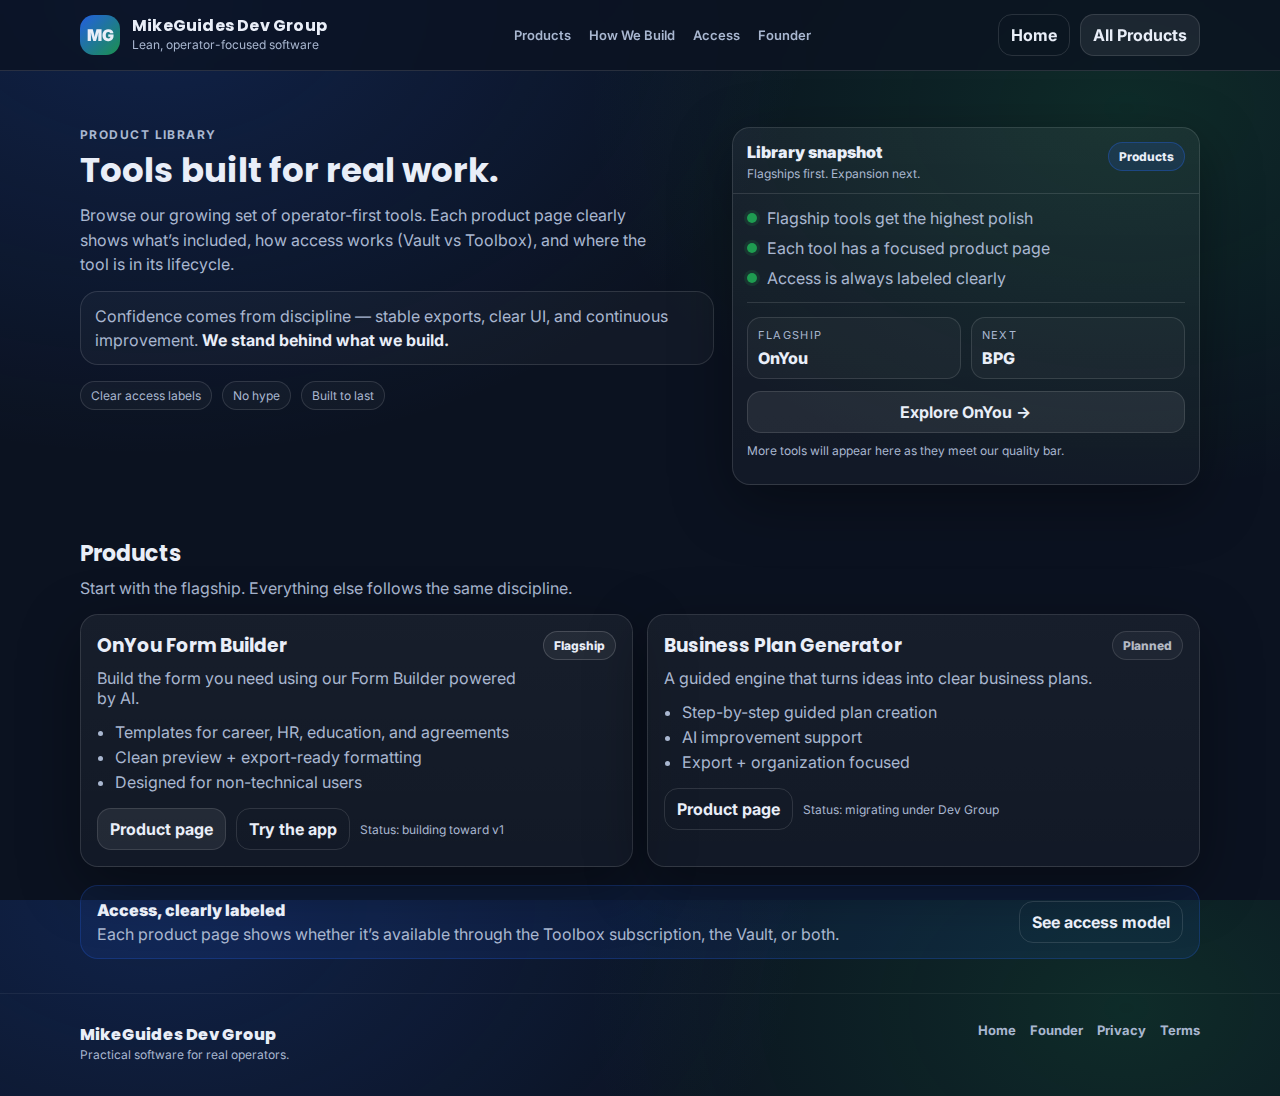
<file: products/index.html>
<!doctype html>
<html lang="en">
<head>
  <meta charset="utf-8" />
  <meta name="viewport" content="width=device-width,initial-scale=1" />
  <title>Products • MikeGuides Dev Group</title>
  <meta name="description" content="Explore the MikeGuides Dev Group product library: operator-focused tools built with discipline." />

  <link rel="preconnect" href="https://fonts.googleapis.com">
  <link rel="preconnect" href="https://fonts.gstatic.com" crossorigin>
  <link href="https://fonts.googleapis.com/css2?family=Inter:wght@400;500;600&family=Poppins:wght@600;700&display=swap" rel="stylesheet">

  <link rel="stylesheet" href="../assets/css/site.css" />
</head>
<body>
  <header class="topbar">
    <div class="topbar-inner container">
      <a class="brand" href="../">
        <span class="brand-mark" aria-hidden="true">MG</span>
        <span class="brand-text">
          <span class="brand-name">MikeGuides Dev Group</span>
          <span class="brand-sub">Lean, operator-focused software</span>
        </span>
      </a>

      <nav class="nav">
        <a href="../#products">Products</a>
        <a href="../#how-we-build">How We Build</a>
        <a href="../#access">Access</a>
        <a href="../about/">Founder</a>
      </nav>

      <div class="actions">
        <a class="btn btn-ghost" href="../">Home</a>
        <a class="btn" href="./">All Products</a>
      </div>
    </div>
  </header>

  <main>
    <section class="hero">
      <div class="container hero-inner">
        <div class="hero-copy">
          <p class="eyebrow">Product library</p>
          <h1>Tools built for real work.</h1>
          <p class="lead">
            Browse our growing set of operator-first tools. Each product page clearly shows what’s included,
            how access works (Vault vs Toolbox), and where the tool is in its lifecycle.
          </p>

          <div class="hero-philosophy">
            <p class="philosophy">
              Confidence comes from discipline — stable exports, clear UI, and continuous improvement.
              <strong>We stand behind what we build.</strong>
            </p>
          </div>

          <div class="trust-row">
            <span class="pill">Clear access labels</span>
            <span class="pill">No hype</span>
            <span class="pill">Built to last</span>
          </div>
        </div>

        <div class="hero-card" role="region" aria-label="Library snapshot">
          <div class="card">
            <div class="card-head">
              <div>
                <div class="card-title">Library snapshot</div>
                <div class="card-sub">Flagships first. Expansion next.</div>
              </div>
              <span class="badge">Products</span>
            </div>

            <div class="card-body">
              <ul class="checklist">
                <li><span class="dot"></span> Flagship tools get the highest polish</li>
                <li><span class="dot"></span> Each tool has a focused product page</li>
                <li><span class="dot"></span> Access is always labeled clearly</li>
              </ul>

              <div class="mini-divider"></div>

              <div class="mini-grid">
                <div class="mini">
                  <div class="mini-k">Flagship</div>
                  <div class="mini-v">OnYou</div>
                </div>
                <div class="mini">
                  <div class="mini-k">Next</div>
                  <div class="mini-v">BPG</div>
                </div>
              </div>

              <a class="btn btn-wide" href="./onyou/">Explore OnYou →</a>
              <p class="fineprint">More tools will appear here as they meet our quality bar.</p>
            </div>
          </div>
        </div>
      </div>
    </section>

    <!-- PRODUCTS GRID -->
    <section class="section">
      <div class="container">
        <div class="section-head">
          <h2>Products</h2>
          <p class="muted">Start with the flagship. Everything else follows the same discipline.</p>
        </div>

        <div class="grid">
          <!-- OnYou -->
          <article class="product-card">
            <div class="product-top">
              <div>
                <h3>OnYou Form Builder</h3>
                <p class="muted">Build the form you need using our Form Builder powered by AI.</p>
              </div>
              <span class="tag">Flagship</span>
            </div>

            <ul class="bullets">
              <li>Templates for career, HR, education, and agreements</li>
              <li>Clean preview + export-ready formatting</li>
              <li>Designed for non-technical users</li>
            </ul>

            <div class="product-actions">
              <a class="btn" href="./onyou/">Product page</a>
              <a class="btn btn-ghost" href="./onyou/app/">Try the app</a>
              <span class="muted small">Status: building toward v1</span>
            </div>
          </article>

          <!-- BPG -->
          <article class="product-card">
            <div class="product-top">
              <div>
                <h3>Business Plan Generator</h3>
                <p class="muted">A guided engine that turns ideas into clear business plans.</p>
              </div>
              <span class="tag tag-muted">Planned</span>
            </div>

            <ul class="bullets">
              <li>Step-by-step guided plan creation</li>
              <li>AI improvement support</li>
              <li>Export + organization focused</li>
            </ul>

            <div class="product-actions">
              <a class="btn btn-ghost" href="./bpg/">Product page</a>
              <span class="muted small">Status: migrating under Dev Group</span>
            </div>
          </article>
        </div>

        <!-- ACCESS NOTE -->
        <div class="callout" style="margin-top:18px;">
          <div>
            <div class="callout-title">Access, clearly labeled</div>
            <div class="callout-text">
              Each product page shows whether it’s available through the Toolbox subscription, the Vault, or both.
            </div>
          </div>
          <a class="btn btn-ghost" href="../#access">See access model</a>
        </div>
      </div>
    </section>

    <footer class="footer">
      <div class="container footer-inner">
        <div>
          <div class="footer-brand">MikeGuides Dev Group</div>
          <div class="muted small">Practical software for real operators.</div>
        </div>
        <div class="footer-links">
          <a href="../">Home</a>
          <a href="../about/">Founder</a>
          <a href="../legal/privacy.html">Privacy</a>
          <a href="../legal/terms.html">Terms</a>
        </div>
      </div>
    </footer>
  </main>

  <script src="../assets/js/site.js" defer></script>
</body>
</html>
</file>
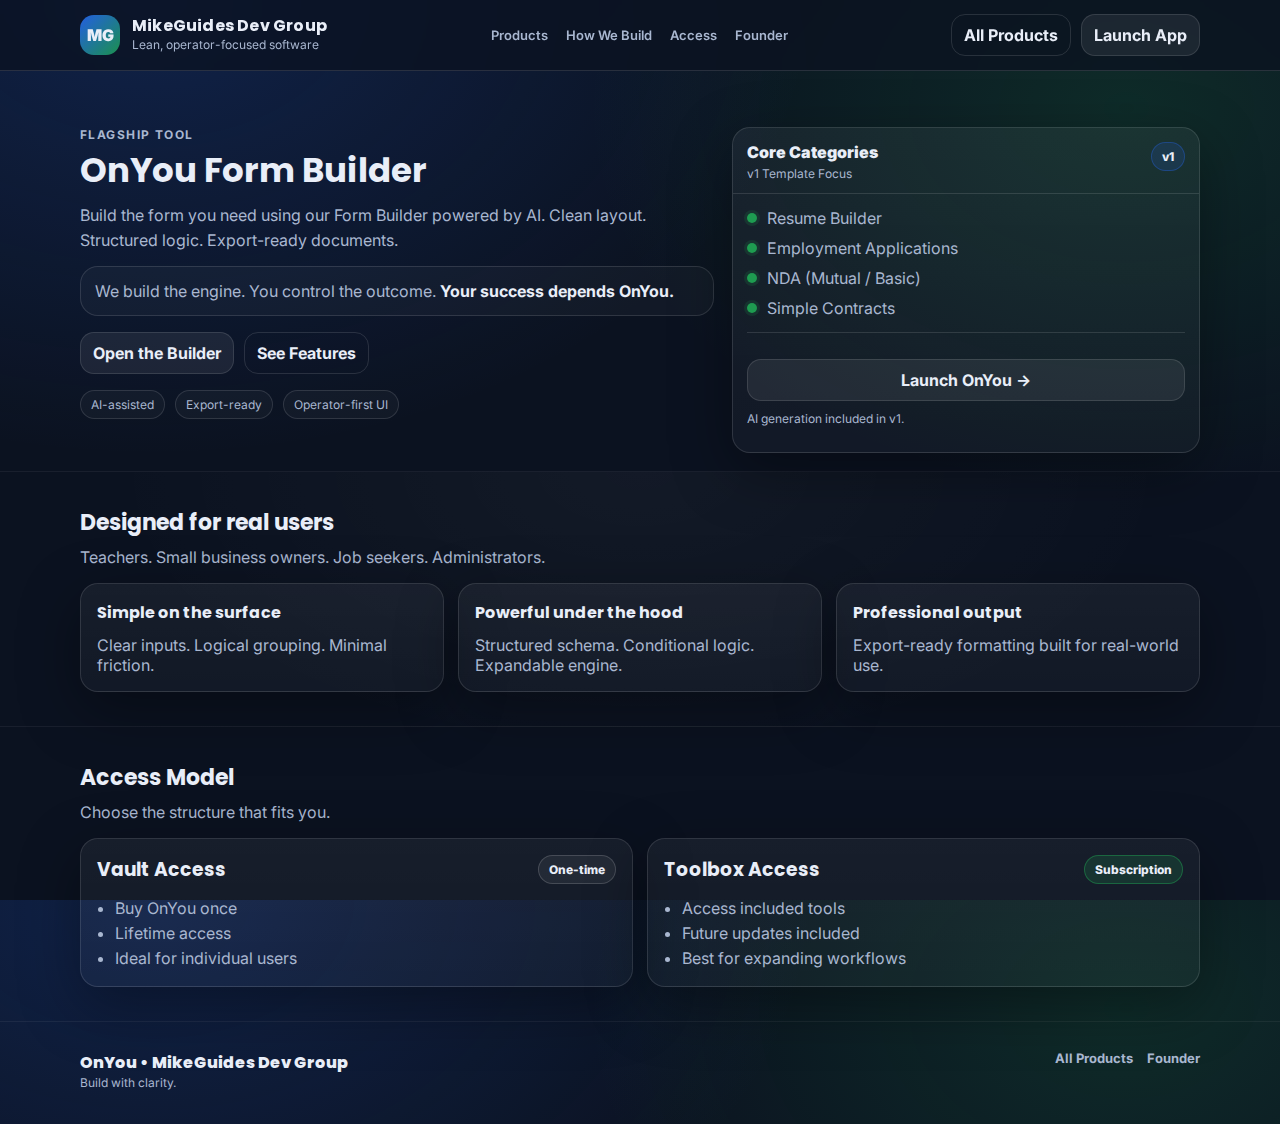
<file: products/onyou/index.html>
<!doctype html>
<html lang="en">
<head>
  <meta charset="utf-8" />
  <meta name="viewport" content="width=device-width,initial-scale=1" />
  <title>OnYou Form Builder • MikeGuides Dev Group</title>
  <meta name="description" content="OnYou Form Builder — Build the form you need using our Form Builder powered by AI." />

  <link rel="preconnect" href="https://fonts.googleapis.com">
  <link rel="preconnect" href="https://fonts.gstatic.com" crossorigin>
  <link href="https://fonts.googleapis.com/css2?family=Inter:wght@400;500;600&family=Poppins:wght@600;700&display=swap" rel="stylesheet">

  <link rel="stylesheet" href="../../assets/css/site.css" />
</head>
<body>

<header class="topbar">
  <div class="topbar-inner container">
    <a class="brand" href="../../">
      <span class="brand-mark">MG</span>
      <span class="brand-text">
        <span class="brand-name">MikeGuides Dev Group</span>
        <span class="brand-sub">Lean, operator-focused software</span>
      </span>
    </a>

    <nav class="nav">
      <a href="../../products/">Products</a>
      <a href="../../#how-we-build">How We Build</a>
      <a href="../../#access">Access</a>
      <a href="../../about/">Founder</a>
    </nav>

    <div class="actions">
      <a class="btn btn-ghost" href="../../products/">All Products</a>
      <a class="btn" href="./app/">Launch App</a>
    </div>
  </div>
</header>

<main>

<section class="hero">
  <div class="container hero-inner">
    <div class="hero-copy">
      <p class="eyebrow">Flagship Tool</p>
      <h1>OnYou Form Builder</h1>
      <p class="lead">
        Build the form you need using our Form Builder powered by AI.
        Clean layout. Structured logic. Export-ready documents.
      </p>

      <div class="hero-philosophy">
        <p class="philosophy">
          We build the engine. You control the outcome.
          <strong>Your success depends OnYou.</strong>
        </p>
      </div>

      <div class="cta-row">
        <a class="btn" href="./app/">Open the Builder</a>
        <a class="btn btn-ghost" href="#features">See Features</a>
      </div>

      <div class="trust-row">
        <span class="pill">AI-assisted</span>
        <span class="pill">Export-ready</span>
        <span class="pill">Operator-first UI</span>
      </div>
    </div>

    <div class="hero-card">
      <div class="card">
        <div class="card-head">
          <div>
            <div class="card-title">Core Categories</div>
            <div class="card-sub">v1 Template Focus</div>
          </div>
          <span class="badge">v1</span>
        </div>

        <div class="card-body">
          <ul class="checklist">
            <li><span class="dot"></span> Resume Builder</li>
            <li><span class="dot"></span> Employment Applications</li>
            <li><span class="dot"></span> NDA (Mutual / Basic)</li>
            <li><span class="dot"></span> Simple Contracts</li>
          </ul>

          <div class="mini-divider"></div>

          <a class="btn btn-wide" href="./app/">Launch OnYou →</a>
          <p class="fineprint">AI generation included in v1.</p>
        </div>
      </div>
    </div>
  </div>
</section>

<section id="features" class="section section-alt">
  <div class="container">
    <div class="section-head">
      <h2>Designed for real users</h2>
      <p class="muted">Teachers. Small business owners. Job seekers. Administrators.</p>
    </div>

    <div class="three">
      <div class="info-card">
        <h3>Simple on the surface</h3>
        <p class="muted">Clear inputs. Logical grouping. Minimal friction.</p>
      </div>

      <div class="info-card">
        <h3>Powerful under the hood</h3>
        <p class="muted">Structured schema. Conditional logic. Expandable engine.</p>
      </div>

      <div class="info-card">
        <h3>Professional output</h3>
        <p class="muted">Export-ready formatting built for real-world use.</p>
      </div>
    </div>
  </div>
</section>

<section class="section">
  <div class="container">
    <div class="section-head">
      <h2>Access Model</h2>
      <p class="muted">Choose the structure that fits you.</p>
    </div>

    <div class="grid">
      <div class="product-card">
        <div class="product-top">
          <h3>Vault Access</h3>
          <span class="tag">One-time</span>
        </div>
        <ul class="bullets">
          <li>Buy OnYou once</li>
          <li>Lifetime access</li>
          <li>Ideal for individual users</li>
        </ul>
      </div>

      <div class="product-card">
        <div class="product-top">
          <h3>Toolbox Access</h3>
          <span class="tag tag-accent">Subscription</span>
        </div>
        <ul class="bullets">
          <li>Access included tools</li>
          <li>Future updates included</li>
          <li>Best for expanding workflows</li>
        </ul>
      </div>
    </div>
  </div>
</section>

<footer class="footer">
  <div class="container footer-inner">
    <div>
      <div class="footer-brand">OnYou • MikeGuides Dev Group</div>
      <div class="muted small">Build with clarity.</div>
    </div>
    <div class="footer-links">
      <a href="../../products/">All Products</a>
      <a href="../../about/">Founder</a>
    </div>
  </div>
</footer>

</main>

<script src="../../assets/js/site.js" defer></script>
</body>
</html>
</file>
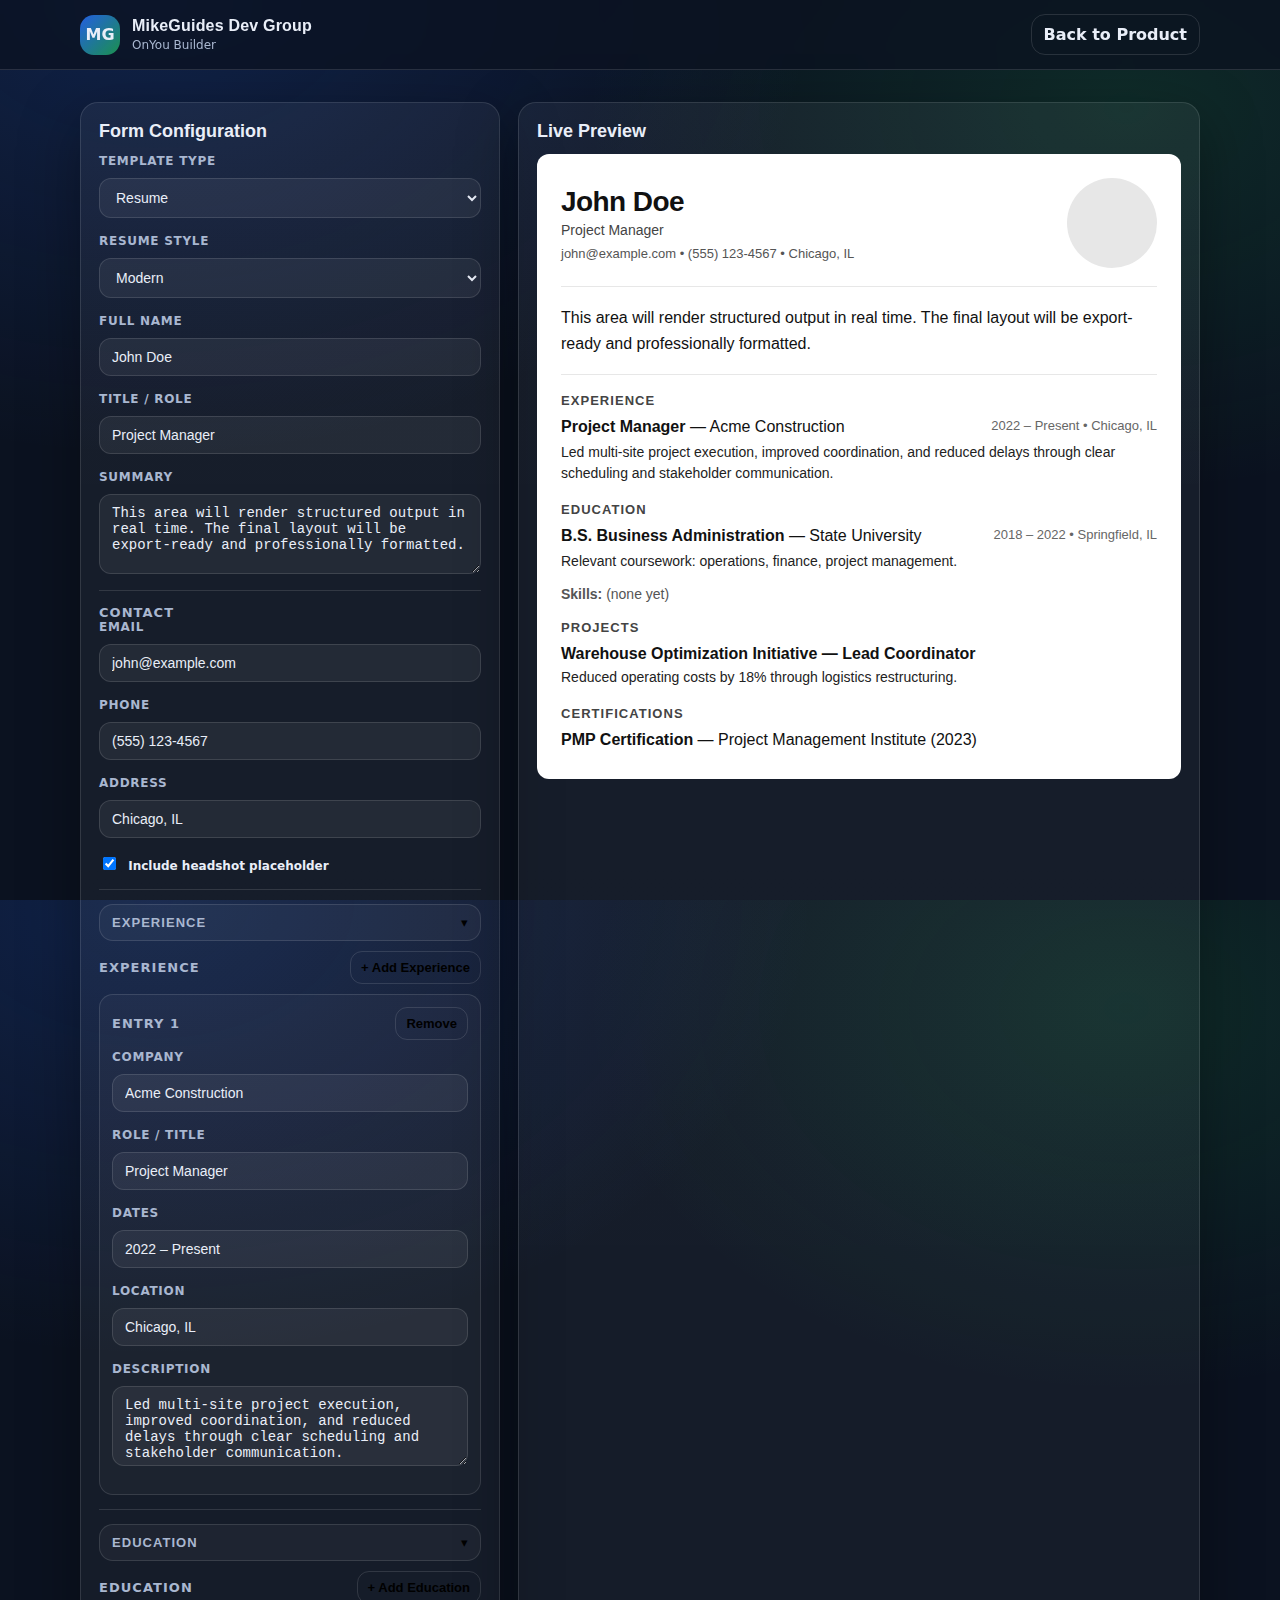
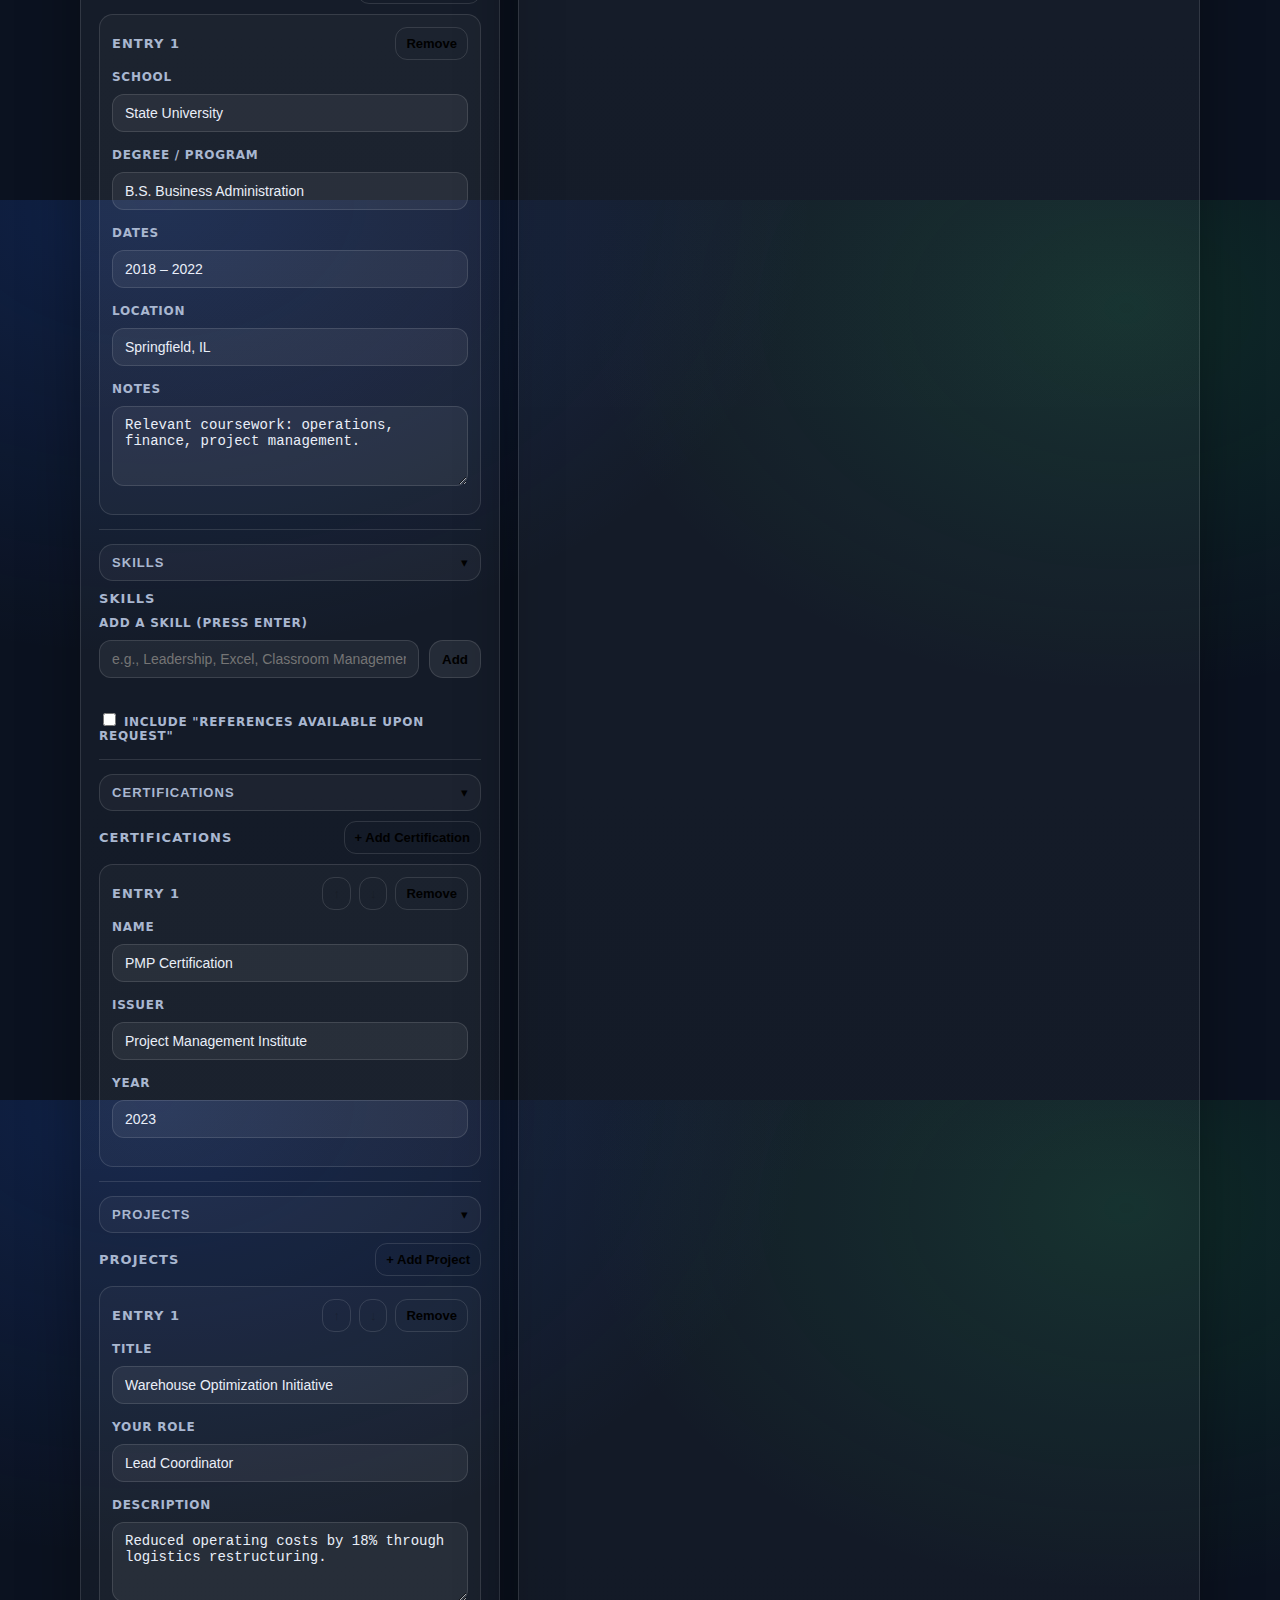
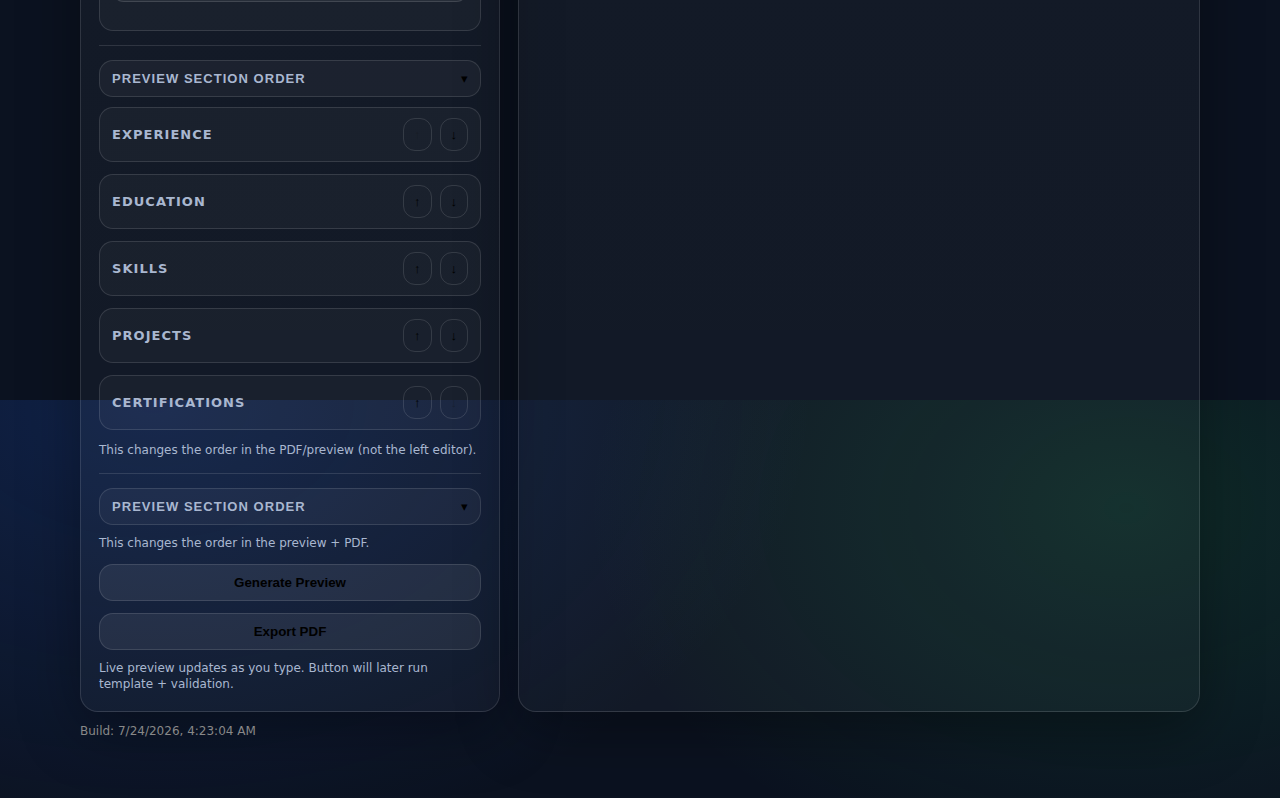
<file: products/onyou/app/index.html>
<!doctype html>
<html lang="en">
<head>
  <meta charset="utf-8" />
  <meta name="viewport" content="width=device-width,initial-scale=1" />
  <title>OnYou Builder • MikeGuides Dev Group</title>

  <link rel="stylesheet" href="../../../assets/css/site.css" />

  <style>
    .builder-layout{
      display:grid;
      grid-template-columns: 1fr;
      gap:18px;
      padding: 32px 0 60px;
    }
    @media (min-width: 1000px){
      .builder-layout{ grid-template-columns: 420px 1fr; }
    }
    
  /* Resume preview template system */
.ry{ font-family: Arial, sans-serif; color:#111; }
.ry .ry-name{ margin:0; }
.ry .ry-role{ margin-top:4px; }
.ry .ry-contact{ margin-top:8px; }
.ry .ry-summary{ line-height:1.6; margin:0; }
.ry .ry-hr{ border:none; margin:18px 0; }

/* Section title */
.ry .ry-sec{ margin:18px 0 10px; text-transform:uppercase; letter-spacing:.08em; }

/* ---------- MODERN (clean, crisp, contemporary) ---------- */
.ry.modern{ font-family: Inter, Arial, sans-serif; }
.ry.modern .ry-name{ font-size:28px; letter-spacing:-.02em; }
.ry.modern .ry-role{ color:#444; font-size:14px; }
.ry.modern .ry-contact{ color:#555; font-size:13px; }
.ry.modern .ry-hr{ border-top:1px solid #e7e7e7; }
.ry.modern .ry-sec{ font-size:13px; color:#444; }
.ry.modern .ry-item-meta{ color:#666; font-size:13px; }
.ry.modern .ry-item-desc{ color:#222; font-size:14px; line-height:1.5; }

/* ---------- CLASSIC (traditional, formal, “office” resume) ---------- */
.ry.classic{ font-family: Georgia, "Times New Roman", serif; }
.ry.classic .ry-name{ font-size:30px; letter-spacing:0; }
.ry.classic .ry-role{ color:#222; font-size:15px; font-style:italic; }
.ry.classic .ry-contact{ color:#222; font-size:13px; }
.ry.classic .ry-hr{ border-top:2px solid #111; margin:14px 0; }
.ry.classic .ry-sec{
  font-size:14px;
  color:#111;
  letter-spacing:.02em;
  text-transform:none;
  border-bottom:1px solid #111;
  padding-bottom:6px;
}
.ry.classic .ry-item-meta{ color:#111; font-size:13px; }
.ry.classic .ry-item-desc{ color:#111; font-size:14px; line-height:1.45; }

/* ---------- MINIMAL (airy, modern editorial, no dividers) ---------- */
.ry.minimal{ font-family: Inter, Arial, sans-serif; }
.ry.minimal .ry-name{ font-size:26px; font-weight:700; }
.ry.minimal .ry-role{ color:#555; font-size:13px; }
.ry.minimal .ry-contact{ color:#777; font-size:12px; }
.ry.minimal .ry-hr{ display:none; }
.ry.minimal .ry-sec{
  font-size:12px;
  color:#666;
  letter-spacing:.14em;
  margin-top:22px;
}
.ry.minimal .ry-item-meta{ color:#777; font-size:12px; }
.ry.minimal .ry-item-desc{ color:#222; font-size:13px; line-height:1.6; }  
    
    @media print {
  /* Hide builder UI */
  header.topbar,
  .panel:first-child,
  #buildId {
    display: none !important;
  }

  /* Make layout single column */
  .builder-layout {
    grid-template-columns: 1fr !important;
  }

  /* Remove card styling so it prints clean */
  .panel {
    border: 0 !important;
    box-shadow: none !important;
    background: transparent !important;
    padding: 0 !important;
  }

  .preview-area {
    padding: 0 !important;
    min-height: auto !important;
  }

  body {
    background: #fff !important;
  }
}
    
    .panel{
      background: linear-gradient(180deg, rgba(255,255,255,.05), rgba(255,255,255,.03));
      border:1px solid var(--border);
      border-radius: var(--radius);
      box-shadow: var(--shadow);
      padding:18px;
      min-width: 0;
    }

    .panel h2{
      margin:0 0 12px;
      font-family:Poppins,Inter,sans-serif;
      font-size:18px;
    }

    .field-group{
      display:flex;
      flex-direction:column;
      gap:10px;
      margin-bottom:16px;
    }

    label{
      font-size:12px;
      color:var(--muted);
      font-weight:700;
      letter-spacing:.06em;
      text-transform:uppercase;
    }

    input, textarea, select{
      background: rgba(255,255,255,.06);
      border:1px solid var(--border);
      border-radius:12px;
      padding:10px 12px;
      color:var(--text);
      font-size:14px;
    }

    /* Dropdown menu contrast fix */
    select option{
      color: black;
      background: white;
    }

    textarea{ min-height:80px; resize:vertical; }

    .preview-area{
      background:white;
      color:black;
      border-radius:12px;
      padding:24px;
      min-height:540px;
    }

    .preview-muted{ color:#555; font-size:14px; }

    .hint{
      margin-top:10px;
      color:var(--muted);
      font-size:12px;
      line-height:1.4;
    }

    .block{
      border:1px solid var(--border);
      background: rgba(255,255,255,.03);
      border-radius: 14px;
      padding: 12px;
      margin-bottom: 12px;
    }

    .block-head{
      display:flex;
      align-items:center;
      justify-content:space-between;
      gap:10px;
      margin-bottom: 10px;
    }

    .block-title{
      font-weight:900;
      font-size:13px;
      color: var(--muted);
      letter-spacing:.08em;
      text-transform:uppercase;
    }

    .btn-sm{
      padding:8px 10px;
      border-radius: 12px;
      font-size: 13px;
    }
    
    .chips{
  display:flex;
  flex-wrap:wrap;
  gap:8px;
  margin: 8px 0 16px;
}

.chip{
  display:inline-flex;
  align-items:center;
  gap:8px;
  padding:8px 10px;
  border-radius:999px;
  border:1px solid var(--border);
  background: rgba(255,255,255,.05);
  color: var(--text);
  font-size:13px;
}

.chip button{
  border:0;
  background: transparent;
  color: var(--muted);
  cursor:pointer;
  font-size:14px;
  line-height:1;
  padding:0;
}
    
    .section-toggle{
  width:100%;
  display:flex;
  align-items:center;
  justify-content:space-between;
  gap:10px;
  padding:10px 12px;
  border-radius:14px;
  border:1px solid var(--border);
  background: rgba(255,255,255,.04);
  cursor:pointer;
}
    
.section-toggle:hover{ background: rgba(255,255,255,.06); }

.section-title{
  font-weight:900;
  font-size:13px;
  color: var(--muted);
  letter-spacing:.08em;
  text-transform:uppercase;
}

.section-body{ margin-top:10px; }
.section-body[hidden]{ display:none !important; }
    
  </style>
</head>
<body>

<header class="topbar">
  <div class="topbar-inner container">
    <a class="brand" href="../../">
      <span class="brand-mark">MG</span>
      <span class="brand-text">
        <span class="brand-name">MikeGuides Dev Group</span>
        <span class="brand-sub">OnYou Builder</span>
      </span>
    </a>

    <div class="actions">
      <a class="btn btn-ghost" href="../">Back to Product</a>
    </div>
  </div>
</header>

<main class="container">

  <div class="builder-layout">

    <!-- LEFT PANEL -->
    <div class="panel">
      <h2>Form Configuration</h2>

      <div class="field-group">
        <label for="templateType">Template Type</label>
        <select id="templateType">
          <option value="resume">Resume</option>
          <option value="nda">NDA</option>
          <option value="employment">Employment Application</option>
        </select>
      </div>
      
<div class="field-group">
  <label for="resumeStyle">Resume Style</label>
  <select id="resumeStyle">
    <option value="modern">Modern</option>
    <option value="classic">Classic</option>
    <option value="minimal">Minimal</option>
  </select>
</div>
      <div class="field-group">
        <label for="fullName">Full Name</label>
        <input id="fullName" type="text" placeholder="John Doe" autocomplete="name">
      </div>

      <div class="field-group">
        <label for="roleTitle">Title / Role</label>
        <input id="roleTitle" type="text" placeholder="Project Manager" autocomplete="organization-title">
      </div>

      <div class="field-group">
        <label for="summary">Summary</label>
        <textarea id="summary" placeholder="Brief professional summary..."></textarea>
      </div>

      <div class="mini-divider"></div>
      <div class="block-title">Contact</div>

      <div class="field-group">
        <label for="email">Email</label>
        <input id="email" type="text" placeholder="email@example.com" autocomplete="email">
      </div>

      <div class="field-group">
        <label for="phone">Phone</label>
        <input id="phone" type="text" placeholder="(555) 123-4567" autocomplete="tel">
      </div>

      <div class="field-group">
        <label for="address">Address</label>
        <input id="address" type="text" placeholder="City, State">
      </div>

      <div class="field-group">
        <label style="text-transform:none; letter-spacing:0; font-weight:600; color:var(--text);">
          <input id="toggleHeadshot" type="checkbox" style="margin-right:8px;">
          Include headshot placeholder
        </label>
      </div>

      <div class="mini-divider"></div>

<!-- Experience -->
<button class="section-toggle" type="button" data-toggle="experience">
  <span class="section-title">Experience</span>
  <span data-toggle-icon="experience">▾</span>
</button>

<div class="section-body" data-section-body="experience">
  <div class="block-head" style="margin-top:10px;">
    <div class="block-title">Experience</div>
    <button id="btnAddExp" class="btn btn-ghost btn-sm" type="button">+ Add Experience</button>
  </div>
  <div id="expList"></div>
</div>

<div class="mini-divider"></div>

<!-- Education -->
<button class="section-toggle" type="button" data-toggle="education">
  <span class="section-title">Education</span>
  <span data-toggle-icon="education">▾</span>
</button>

<div class="section-body" data-section-body="education">
  <div class="block-head" style="margin-top:10px;">
    <div class="block-title">Education</div>
    <button id="btnAddEdu" class="btn btn-ghost btn-sm" type="button">+ Add Education</button>
  </div>
  <div id="eduList"></div>
</div>

<div class="mini-divider"></div>

<!-- Skills -->
<button class="section-toggle" type="button" data-toggle="skills">
  <span class="section-title">Skills</span>
  <span data-toggle-icon="skills">▾</span>
</button>

<div class="section-body" data-section-body="skills">
  <div class="block-head" style="margin-top:10px;">
    <div class="block-title">Skills</div>
  </div>

  <div class="field-group">
    <label for="skillInput">Add a skill (press Enter)</label>
    <div style="display:flex; gap:10px;">
      <input id="skillInput" type="text"
             placeholder="e.g., Leadership, Excel, Classroom Management"
             style="flex:1;">
      <button id="btnAddSkill" type="button" class="btn">Add</button>
    </div>
  </div>

  <div id="skillsChips" class="chips"></div>

  <div class="field-group">
    <label>
      <input type="checkbox" id="toggleReferences">
      Include "References Available Upon Request"
    </label>
  </div>
</div>

<div class="mini-divider"></div>

<!-- Certifications -->
<button class="section-toggle" type="button" data-toggle="certifications">
  <span class="section-title">Certifications</span>
  <span data-toggle-icon="certifications">▾</span>
</button>

<div class="section-body" data-section-body="certifications">
  <div class="block-head" style="margin-top:10px;">
    <div class="block-title">Certifications</div>
    <button id="btnAddCert" class="btn btn-ghost btn-sm" type="button">+ Add Certification</button>
  </div>
  <div id="certList"></div>
</div>

<div class="mini-divider"></div>

<!-- Projects -->
<button class="section-toggle" type="button" data-toggle="projects">
  <span class="section-title">Projects</span>
  <span data-toggle-icon="projects">▾</span>
</button>

<div class="section-body" data-section-body="projects">
  <div class="block-head" style="margin-top:10px;">
    <div class="block-title">Projects</div>
    <button id="btnAddProject" class="btn btn-ghost btn-sm" type="button">+ Add Project</button>
  </div>
  <div id="projectList"></div>
</div>    

      <div class="mini-divider"></div>

<button class="section-toggle" type="button" data-toggle="sectionOrder">
  <span class="section-title">Preview Section Order</span>
  <span data-toggle-icon="sectionOrder">▾</span>
</button>

<div class="section-body" data-section-body="sectionOrder">
  <div id="sectionOrderList"></div>
  <div class="hint" style="margin-top:10px;">
    This changes the order in the PDF/preview (not the left editor).
  </div>
</div>
      <div class="mini-divider"></div>

<button class="section-toggle" type="button" data-toggle="sectionOrder">
  <span class="section-title">Preview Section Order</span>
  <span data-toggle-icon="sectionOrder">▾</span>
</button>

<div class="section-body" data-section-body="sectionOrder">
  <div id="sectionOrderList"></div>
  <div class="hint" style="margin-top:10px;">
    This changes the order in the preview + PDF.
  </div>
</div>
      
      <button id="btnPreview" class="btn btn-wide" type="button">Generate Preview</button>
      <button id="btnExportPdf" class="btn btn-wide" type="button">Export PDF</button>
      <div class="hint">Live preview updates as you type. Button will later run template + validation.</div>
    </div>

    <!-- RIGHT PANEL -->
    <div class="panel">
      <h2>Live Preview</h2>
      <div class="preview-area" id="previewRoot"></div>
    </div>
    
<div style="font-size:12px;color:#888;margin-top:-6px;">
  Build: <span id="buildId"></span>
</div>
    
  </div>

</main>

<script>
  
const $ = (id) => document.getElementById(id);
  
const STORAGE_KEY = "onyou_builder_v1";

function safeCloneState(){
  // clone only the data we want saved (avoid functions/dom refs)
  return JSON.parse(JSON.stringify(state));
}

function saveState(){
  try{
    const payload = safeCloneState();
    payload._meta = payload._meta || {};
    payload._meta.savedAt = new Date().toISOString();
    localStorage.setItem(STORAGE_KEY, JSON.stringify(payload));
    setSaveStatus("Saved ✓");
  }catch(err){
    console.warn("Autosave failed:", err);
    setSaveStatus("Save failed");
  }
}

function loadState(){
  try{
    const raw = localStorage.getItem(STORAGE_KEY);
    if (!raw) return false;
    const data = JSON.parse(raw);

    // merge into existing state object (keeps references stable)
    Object.keys(data).forEach(k => { state[k] = data[k]; });

    state.resumeStyle = state.resumeStyle || "modern";
    
    // ensure your runtime-only fields exist
    if (state._editingSkillIndex === undefined) state._editingSkillIndex = null;
    state.skills = Array.isArray(state.skills) ? state.skills : [];
    state.sectionOrder = Array.isArray(state.sectionOrder) && state.sectionOrder.length
  ? state.sectionOrder
  : ["experience","education","skills","projects","certifications"];
    
    return true;
  }catch(err){
    console.warn("Load failed:", err);
    return false;
  }
}

function clearSavedState(){
  localStorage.removeItem(STORAGE_KEY);
  setSaveStatus("Cleared");
}

let saveTimer = null;
function scheduleSave(){
  setSaveStatus("Saving…");
  clearTimeout(saveTimer);
  saveTimer = setTimeout(saveState, 350); // debounce
}

function setSaveStatus(text){
  const el = document.getElementById("saveStatus");
  if (el) el.textContent = text;
}
  
  function moveItem(arr, from, to){
  if (!Array.isArray(arr)) return;
  if (from === to) return;
  if (from < 0 || from >= arr.length) return;
  if (to < 0 || to >= arr.length) return;
  const [item] = arr.splice(from, 1);
  arr.splice(to, 0, item);
}

  function normalizeSectionOrder(){
  const allowed = ["experience","education","skills","projects","certifications"];
  const current = Array.isArray(state.sectionOrder) ? state.sectionOrder : [];
  const cleaned = current.filter(x => allowed.includes(x));
  allowed.forEach(k => { if (!cleaned.includes(k)) cleaned.push(k); });
  state.sectionOrder = cleaned;
}
  
  function enableDragReorder(hostEl, list, rerender){
  if (!hostEl || hostEl.dataset.dragWired === "1") return;
  hostEl.dataset.dragWired = "1";

  let fromIndex = null;

  hostEl.addEventListener("dragstart", (e) => {
    const item = e.target.closest("[data-drag-index]");
    if (!item) return;
    fromIndex = Number(item.getAttribute("data-drag-index"));
    e.dataTransfer.effectAllowed = "move";
    e.dataTransfer.setData("text/plain", String(fromIndex));
  });

  hostEl.addEventListener("dragover", (e) => {
    if (fromIndex === null) return;
    e.preventDefault();
    e.dataTransfer.dropEffect = "move";
  });

  hostEl.addEventListener("drop", (e) => {
  const item = e.target.closest("[data-drag-index]");
  if (!item) return;
  e.preventDefault();

  const toIndex = Number(item.getAttribute("data-drag-index"));
  if (Number.isFinite(fromIndex) && Number.isFinite(toIndex)) {
    moveItem(list, fromIndex, toIndex);
    rerender();
    renderPreview();
    scheduleSave(); // ✅ persist drag reorder
  }
  fromIndex = null;
});
}
  
 const state = {
    templateType: "resume",
    fullName: "John Doe",
    roleTitle: "Project Manager",
    summary: "This area will render structured output in real time. The final layout will be export-ready and professionally formatted.",

    email: "john@example.com",
    phone: "(555) 123-4567",
    address: "Chicago, IL",
    showHeadshot: true,
   
  experience: [
      {
        company: "Acme Construction",
        role: "Project Manager",
        dates: "2022 – Present",
        location: "Chicago, IL",
        desc: "Led multi-site project execution, improved coordination, and reduced delays through clear scheduling and stakeholder communication."
      }
    ],

    education: [
      {
        school: "State University",
        degree: "B.S. Business Administration",
        dates: "2018 – 2022",
        location: "Springfield, IL",
        notes: "Relevant coursework: operations, finance, project management."
      }
    ],
    
    certifications: [
  {
    name: "PMP Certification",
    issuer: "Project Management Institute",
    year: "2023"
  }
],

projects: [
  {
    title: "Warehouse Optimization Initiative",
    role: "Lead Coordinator",
    desc: "Reduced operating costs by 18% through logistics restructuring."
  }
],

showReferences: false,
    };

  state._editingSkillIndex = null;
  
  state.sectionOrder = Array.isArray(state.sectionOrder) && state.sectionOrder.length
  ? state.sectionOrder
  : ["experience","education","skills","projects","certifications"];
  
  function esc(s){
    return String(s ?? "")
      .replaceAll("&","&amp;")
      .replaceAll("<","&lt;")
      .replaceAll(">","&gt;")
      .replaceAll('"',"&quot;")
      .replaceAll("'","&#039;");
  }

  function syncLeftPanelVisibility(){
    const show = state.templateType === "resume";
    const expHost = $("expList");
    const eduHost = $("eduList");
    const addExp = $("btnAddExp");
    const addEdu = $("btnAddEdu");

    if (expHost) expHost.style.display = show ? "" : "none";
    if (eduHost) eduHost.style.display = show ? "" : "none";
    if (addExp) addExp.style.display = show ? "" : "none";
    if (addEdu) addEdu.style.display = show ? "" : "none";
  }

  function renderExperienceEditor(){
    const host = $("expList");
    if (!host) return;

    host.innerHTML = state.experience.map((x, idx) => `
      <div class="block">
        <div class="block-head">
          <div class="block-title">Entry ${idx + 1}</div>
          <button class="btn btn-ghost btn-sm" type="button" data-exp-remove="${idx}">Remove</button>
        </div>

        <div class="field-group">
          <label for="exp_company_${idx}">Company</label>
          <input id="exp_company_${idx}" type="text" value="${esc(x.company)}" placeholder="Company name" />
        </div>

        <div class="field-group">
          <label for="exp_role_${idx}">Role / Title</label>
          <input id="exp_role_${idx}" type="text" value="${esc(x.role)}" placeholder="Role/title" />
        </div>

        <div class="field-group">
          <label for="exp_dates_${idx}">Dates</label>
          <input id="exp_dates_${idx}" type="text" value="${esc(x.dates)}" placeholder="2022 – Present" />
        </div>

        <div class="field-group">
          <label for="exp_location_${idx}">Location</label>
          <input id="exp_location_${idx}" type="text" value="${esc(x.location)}" placeholder="City, State" />
        </div>

        <div class="field-group">
          <label for="exp_desc_${idx}">Description</label>
          <textarea id="exp_desc_${idx}" placeholder="What did you do? What changed because you did it?">${esc(x.desc)}</textarea>
        </div>
      </div>
    `).join("");
    
    state.experience.forEach((_, idx) => {
      $("exp_company_" + idx)?.addEventListener("input", (e) => { state.experience[idx].company = e.target.value; renderPreview(); });
      $("exp_role_" + idx)?.addEventListener("input", (e) => { state.experience[idx].role = e.target.value; renderPreview(); });
      $("exp_dates_" + idx)?.addEventListener("input", (e) => { state.experience[idx].dates = e.target.value; renderPreview(); });
      $("exp_location_" + idx)?.addEventListener("input", (e) => { state.experience[idx].location = e.target.value; renderPreview(); });
      $("exp_desc_" + idx)?.addEventListener("input", (e) => { state.experience[idx].desc = e.target.value; renderPreview(); });
    });

    host.querySelectorAll("[data-exp-remove]").forEach(btn => {
      btn.addEventListener("click", () => {
        const i = Number(btn.getAttribute("data-exp-remove"));
        state.experience.splice(i, 1);
        renderExperienceEditor();
        renderPreview();
      });
    });
  }
  
function normalizeSkill(s){
  return (s || "").trim().replace(/\s+/g, " ");
}

function renderSkillsEditor(){
  const host = $("skillsChips");
  if (!host) return;

  host.innerHTML = (state.skills || []).map((s, idx) => `
    <span class="chip" data-skill-edit="${idx}" title="Click to edit">
      ${esc(s)}
      <button type="button" aria-label="Remove skill" data-skill-remove="${idx}">✕</button>
    </span>
  `).join("");

  // Remove (don’t trigger edit)
  host.querySelectorAll("[data-skill-remove]").forEach(btn => {
    btn.addEventListener("click", (e) => {
      e.stopPropagation();
      const i = Number(btn.getAttribute("data-skill-remove"));
      state.skills.splice(i, 1);

      // keep edit index consistent
      if (state._editingSkillIndex === i) state._editingSkillIndex = null;
      else if (state._editingSkillIndex !== null && state._editingSkillIndex > i) state._editingSkillIndex--;

      renderSkillsEditor();
      renderPreview();
    });
  });

  // Click-to-edit
  host.querySelectorAll("[data-skill-edit]").forEach(chip => {
    chip.addEventListener("click", () => {
      const i = Number(chip.getAttribute("data-skill-edit"));
      const input = $("skillInput");
      if (!input) return;

      state._editingSkillIndex = i;
      input.value = state.skills[i] || "";
      input.focus();
      input.select?.();
    });
  });
}
  
  function renderEducationEditor(){
    const host = $("eduList");
    if (!host) return;

    host.innerHTML = state.education.map((x, idx) => `
      <div class="block">
        <div class="block-head">
          <div class="block-title">Entry ${idx + 1}</div>
          <button class="btn btn-ghost btn-sm" type="button" data-edu-remove="${idx}">Remove</button>
        </div>

        <div class="field-group">
          <label for="edu_school_${idx}">School</label>
          <input id="edu_school_${idx}" type="text" value="${esc(x.school)}" placeholder="School / Institution" />
        </div>

        <div class="field-group">
          <label for="edu_degree_${idx}">Degree / Program</label>
          <input id="edu_degree_${idx}" type="text" value="${esc(x.degree)}" placeholder="Degree or program" />
        </div>

        <div class="field-group">
          <label for="edu_dates_${idx}">Dates</label>
          <input id="edu_dates_${idx}" type="text" value="${esc(x.dates)}" placeholder="2018 – 2022" />
        </div>

        <div class="field-group">
          <label for="edu_location_${idx}">Location</label>
          <input id="edu_location_${idx}" type="text" value="${esc(x.location)}" placeholder="City, State" />
        </div>

        <div class="field-group">
          <label for="edu_notes_${idx}">Notes</label>
          <textarea id="edu_notes_${idx}" placeholder="Honors, coursework, focus...">${esc(x.notes)}</textarea>
        </div>
      </div>
    `).join("");

    state.education.forEach((_, idx) => {
      $("edu_school_" + idx)?.addEventListener("input", (e) => { state.education[idx].school = e.target.value; renderPreview(); });
      $("edu_degree_" + idx)?.addEventListener("input", (e) => { state.education[idx].degree = e.target.value; renderPreview(); });
      $("edu_dates_" + idx)?.addEventListener("input", (e) => { state.education[idx].dates = e.target.value; renderPreview(); });
      $("edu_location_" + idx)?.addEventListener("input", (e) => { state.education[idx].location = e.target.value; renderPreview(); });
      $("edu_notes_" + idx)?.addEventListener("input", (e) => { state.education[idx].notes = e.target.value; renderPreview(); });
    });

    host.querySelectorAll("[data-edu-remove]").forEach(btn => {
      btn.addEventListener("click", () => {
        const i = Number(btn.getAttribute("data-edu-remove"));
        state.education.splice(i, 1);
        renderEducationEditor();
        renderPreview();
      });
    });
  }

  function renderCertificationsEditor(){
  const host = $("certList");
  if (!host) return;

  host.innerHTML = (state.certifications || []).map((c, idx) => `
    <div class="block" draggable="true" data-drag-index="${idx}">
      <div class="block-head">
        <div class="block-title">Entry ${idx + 1}</div>
        <div style="display:flex; gap:8px; align-items:center;">
          <button class="btn btn-ghost btn-sm" type="button" data-cert-up="${idx}" ${idx===0 ? "disabled" : ""}>↑</button>
          <button class="btn btn-ghost btn-sm" type="button" data-cert-down="${idx}" ${idx===(state.certifications.length-1) ? "disabled" : ""}>↓</button>
          <button class="btn btn-ghost btn-sm" type="button" data-cert-remove="${idx}">Remove</button>
        </div>
      </div>

      <div class="field-group">
        <label for="cert_name_${idx}">Name</label>
        <input id="cert_name_${idx}" type="text" value="${esc(c.name)}" placeholder="e.g., PMP" />
      </div>

      <div class="field-group">
        <label for="cert_issuer_${idx}">Issuer</label>
        <input id="cert_issuer_${idx}" type="text" value="${esc(c.issuer)}" placeholder="Organization" />
      </div>

      <div class="field-group">
        <label for="cert_year_${idx}">Year</label>
        <input id="cert_year_${idx}" type="text" value="${esc(c.year)}" placeholder="2025" />
      </div>
    </div>
  `).join("");

  (state.certifications || []).forEach((_, idx) => {
    $("cert_name_" + idx)?.addEventListener("input", (e) => {
      state.certifications[idx].name = e.target.value;
      renderPreview();
      scheduleSave();
    });
    $("cert_issuer_" + idx)?.addEventListener("input", (e) => {
      state.certifications[idx].issuer = e.target.value;
      renderPreview();
      scheduleSave();
    });
    $("cert_year_" + idx)?.addEventListener("input", (e) => {
      state.certifications[idx].year = e.target.value;
      renderPreview();
      scheduleSave();
    });
  });

  host.querySelectorAll("[data-cert-remove]").forEach(btn => {
    btn.addEventListener("click", () => {
      const i = Number(btn.getAttribute("data-cert-remove"));
      state.certifications.splice(i, 1);
      renderCertificationsEditor();
      renderPreview();
      scheduleSave();
    });
  });

  host.querySelectorAll("[data-cert-up]").forEach(btn => {
    btn.addEventListener("click", () => {
      const i = Number(btn.getAttribute("data-cert-up"));
      moveItem(state.certifications, i, i - 1);
      renderCertificationsEditor();
      renderPreview();
      scheduleSave();
    });
  });

  host.querySelectorAll("[data-cert-down]").forEach(btn => {
    btn.addEventListener("click", () => {
      const i = Number(btn.getAttribute("data-cert-down"));
      moveItem(state.certifications, i, i + 1);
      renderCertificationsEditor();
      renderPreview();
      scheduleSave();
    });
  });

  enableDragReorder(host, state.certifications, () => {
    renderCertificationsEditor();
    scheduleSave(); // <- ensures drag reorder is persisted
  });
}
    
 function renderProjectsEditor(){
  const host = $("projectList");
  if (!host) return;

  host.innerHTML = (state.projects || []).map((p, idx) => `
    <div class="block" draggable="true" data-drag-index="${idx}">
      <div class="block-head">
        <div class="block-title">Entry ${idx + 1}</div>
        <div style="display:flex; gap:8px; align-items:center;">
          <button class="btn btn-ghost btn-sm" type="button" data-proj-up="${idx}" ${idx===0 ? "disabled" : ""}>↑</button>
          <button class="btn btn-ghost btn-sm" type="button" data-proj-down="${idx}" ${idx===(state.projects.length-1) ? "disabled" : ""}>↓</button>
          <button class="btn btn-ghost btn-sm" type="button" data-proj-remove="${idx}">Remove</button>
        </div>
      </div>

      <div class="field-group">
        <label for="proj_title_${idx}">Title</label>
        <input id="proj_title_${idx}" type="text" value="${esc(p.title)}" placeholder="Project title" />
      </div>

      <div class="field-group">
        <label for="proj_role_${idx}">Your Role</label>
        <input id="proj_role_${idx}" type="text" value="${esc(p.role)}" placeholder="Your role" />
      </div>

      <div class="field-group">
        <label for="proj_desc_${idx}">Description</label>
        <textarea id="proj_desc_${idx}" placeholder="What changed because you did it?">${esc(p.desc)}</textarea>
      </div>
    </div>
  `).join("");

  (state.projects || []).forEach((_, idx) => {
    $("proj_title_" + idx)?.addEventListener("input", (e) => {
      state.projects[idx].title = e.target.value;
      renderPreview();
      scheduleSave();
    });
    $("proj_role_" + idx)?.addEventListener("input", (e) => {
      state.projects[idx].role = e.target.value;
      renderPreview();
      scheduleSave();
    });
    $("proj_desc_" + idx)?.addEventListener("input", (e) => {
      state.projects[idx].desc = e.target.value;
      renderPreview();
      scheduleSave();
    });
  });

  host.querySelectorAll("[data-proj-remove]").forEach(btn => {
    btn.addEventListener("click", () => {
      const i = Number(btn.getAttribute("data-proj-remove"));
      state.projects.splice(i, 1);
      renderProjectsEditor();
      renderPreview();
      scheduleSave();
    });
  });

  host.querySelectorAll("[data-proj-up]").forEach(btn => {
    btn.addEventListener("click", () => {
      const i = Number(btn.getAttribute("data-proj-up"));
      moveItem(state.projects, i, i - 1);
      renderProjectsEditor();
      renderPreview();
      scheduleSave();
    });
  });

  host.querySelectorAll("[data-proj-down]").forEach(btn => {
    btn.addEventListener("click", () => {
      const i = Number(btn.getAttribute("data-proj-down"));
      moveItem(state.projects, i, i + 1);
      renderProjectsEditor();
      renderPreview();
      scheduleSave();
    });
  });

  // Drag enable (save will happen after rerender+preview via the callback)
  enableDragReorder(host, state.projects, () => {
    renderProjectsEditor();
    scheduleSave(); // <- ensures drag reorder is persisted
  });
}

const SECTION_LABELS = {
  experience: "Experience",
  education: "Education",
  skills: "Skills",
  projects: "Projects",
  certifications: "Certifications",
};

function normalizeSectionOrder(){
  const allowed = ["experience","education","skills","projects","certifications"];
  const current = Array.isArray(state.sectionOrder) ? state.sectionOrder : [];
  const cleaned = current.filter(x => allowed.includes(x));
  allowed.forEach(k => { if (!cleaned.includes(k)) cleaned.push(k); });
  state.sectionOrder = cleaned;
}

function renderSectionOrderEditor(){
  const host = $("sectionOrderList");
  if (!host) return;

  normalizeSectionOrder();

  host.innerHTML = state.sectionOrder.map((key, idx) => `
    <div class="block" style="padding:10px 12px;">
      <div class="block-head" style="margin:0;">
        <div class="block-title">${esc(SECTION_LABELS[key] || key)}</div>
        <div style="display:flex; gap:8px; align-items:center;">
          <button class="btn btn-ghost btn-sm" type="button" data-sec-up="${idx}" ${idx===0 ? "disabled" : ""}>↑</button>
          <button class="btn btn-ghost btn-sm" type="button" data-sec-down="${idx}" ${idx===(state.sectionOrder.length-1) ? "disabled" : ""}>↓</button>
        </div>
      </div>
    </div>
  `).join("");

  host.querySelectorAll("[data-sec-up]").forEach(btn => {
    btn.addEventListener("click", () => {
      const i = Number(btn.getAttribute("data-sec-up"));
      moveItem(state.sectionOrder, i, i - 1);
      renderSectionOrderEditor();
      renderPreview();
      scheduleSave();
    });
  });

  host.querySelectorAll("[data-sec-down]").forEach(btn => {
    btn.addEventListener("click", () => {
      const i = Number(btn.getAttribute("data-sec-down"));
      moveItem(state.sectionOrder, i, i + 1);
      renderSectionOrderEditor();
      renderPreview();
      scheduleSave();
    });
  });
}
  
  function renderExperiencePreview(){
    if (!state.experience.length) {
      return `<p class="preview-muted"><strong>Experience:</strong> (none yet)</p>`;
    }
    return `
      <h4 class="ry-sec">Experience</h4>
      ${state.experience.map(x => `
        <div style="margin-bottom:12px;">
          <div style="display:flex; justify-content:space-between; gap:10px; flex-wrap:wrap;">
            <div><strong>${esc(x.role || " ")}</strong> — ${esc(x.company || " ")}</div>
            <div style="color:#666; font-size:13px;">${esc(x.dates || "")}${x.location ? " • " + esc(x.location) : ""}</div>
          </div>
          <div style="margin-top:6px; color:#222; font-size:14px; line-height:1.5;">${esc(x.desc || " ")}</div>
        </div>
      `).join("")}
    `;
  }

  function renderEducationPreview(){
    if (!state.education.length) {
      return `<p class="preview-muted"><strong>Education:</strong> (none yet)</p>`;
    }
    return `
      <h4 class="ry-sec">Education</h4>
      ${state.education.map(x => `
        <div style="margin-bottom:12px;">
          <div style="display:flex; justify-content:space-between; gap:10px; flex-wrap:wrap;">
            <div><strong>${esc(x.degree || " ")}</strong> — ${esc(x.school || " ")}</div>
            <div style="color:#666; font-size:13px;">${esc(x.dates || "")}${x.location ? " • " + esc(x.location) : ""}</div>
          </div>
          ${x.notes ? `<div style="margin-top:6px; color:#222; font-size:14px; line-height:1.5;">${esc(x.notes)}</div>` : ""}
        </div>
      `).join("")}
    `;
  }

 function renderSkillsPreview(){
  if (!state.skills || !state.skills.length) {
    return `<p class="preview-muted"><strong>Skills:</strong> (none yet)</p>`;
  }
   
  return `
   <h4 class="ry-sec">Skills</h4>
    <div style="display:flex;flex-wrap:wrap;gap:8px;">
      ${state.skills.map(s => `
        <span style="display:inline-block;padding:6px 10px;border-radius:999px;border:1px solid #e7e7e7;font-size:13px;color:#222;">
          ${esc(s)}
        </span>
      `).join("")}
    </div>
  `;
}

function renderCertificationsPreview() {
  if (!state.certifications?.length) return "";

  return `
    <h4 class="ry-sec">Certifications</h4>
    ${state.certifications.map(c => `
      <div style="margin-bottom:6px;">
        <strong>${esc(c.name)}</strong>
        ${c.issuer ? ` — ${esc(c.issuer)}` : ""}
        ${c.year ? ` (${esc(c.year)})` : ""}
      </div>
    `).join("")}
  `;
}
  
function renderProjectsPreview() {
  if (!state.projects?.length) return "";

  return `
    <h4 class="ry-sec">Projects</h4>
    ${state.projects.map(p => `
      <div style="margin-bottom:12px;">
        <div style="font-weight:600;">
          ${esc(p.title)}
          ${p.role ? ` — ${esc(p.role)}` : ""}
        </div>
        ${p.desc ? `
          <div style="margin-top:4px; font-size:14px; line-height:1.5; color:#222;">
            ${esc(p.desc)}
          </div>
        ` : ""}
      </div>
    `).join("")}
  `;
}

  function renderSectionsByOrder(){
  normalizeSectionOrder();

  const map = {
    experience: renderExperiencePreview,
    education: renderEducationPreview,
    skills: renderSkillsPreview,
    projects: renderProjectsPreview,
    certifications: renderCertificationsPreview,
  };

  return state.sectionOrder.map(key => {
    const fn = map[key];
    return typeof fn === "function" ? fn() : "";
  }).join("");
}
  
function renderReferencesPreview(){
  if (!state.showReferences) return "";
  return `<p style="margin-top:20px;font-style:italic;">References available upon request.</p>`;
}  

function initSectionToggles(){
  document.querySelectorAll("[data-toggle]").forEach(btn => {
    if (btn.dataset.wired === "1") return;
    btn.dataset.wired = "1";

    btn.addEventListener("click", () => {
      const key = btn.getAttribute("data-toggle");
      const body = document.querySelector(`[data-section-body="${key}"]`);
      const icon = document.querySelector(`[data-toggle-icon="${key}"]`);
      if (!body) return;

      const nowCollapsed = !body.hasAttribute("hidden");
      if (nowCollapsed) body.setAttribute("hidden", "");
      else body.removeAttribute("hidden");

      if (icon) icon.textContent = nowCollapsed ? "▸" : "▾";

      // remember collapsed state
      state._ui = state._ui || {};
      state._ui.collapsed = state._ui.collapsed || {};
      state._ui.collapsed[key] = nowCollapsed;

      scheduleSave?.();
    });
  });
}

function applyCollapsedState(){
  const collapsed = state._ui?.collapsed || {};
  Object.entries(collapsed).forEach(([key, isCollapsed]) => {
    const body = document.querySelector(`[data-section-body="${key}"]`);
    const icon = document.querySelector(`[data-toggle-icon="${key}"]`);
    if (!body) return;

    if (isCollapsed) body.setAttribute("hidden", "");
    else body.removeAttribute("hidden");

    if (icon) icon.textContent = isCollapsed ? "▸" : "▾";
  });
}
  
function renderResume(){
  const name = esc(state.fullName?.trim() || "—");
  const role = esc(state.roleTitle?.trim() || " ");
  const email = esc(state.email?.trim() || "");
  const phone = esc(state.phone?.trim() || "");
  const address = esc(state.address?.trim() || "");
  const summary = esc(state.summary?.trim() || " ");

  const contactBits = [email, phone, address].filter(Boolean).join(" • ");

  const headshot = state.showHeadshot
    ? `<div class="ry-headshot" style="width:90px;height:90px;border-radius:50%;background:#e7e7e7;flex:0 0 auto;"></div>`
    : "";

  const style = (state.resumeStyle || "modern");

  return `
    <div class="ry ${esc(style)}">
      <div style="display:flex;justify-content:space-between;align-items:center;gap:20px;flex-wrap:wrap;">
        <div style="min-width:260px;">
          <h2 class="ry-name">${name}</h2>
          <div class="ry-role">${role}</div>
          <div class="ry-contact">${contactBits || " "}</div>
        </div>
        ${headshot}
      </div>

      <hr class="ry-hr">

      <p class="ry-summary">${summary}</p>

      <hr class="ry-hr">

      ${renderSectionsByOrder()}
      ${renderReferencesPreview()}
    </div>
  `;
}
  
  function renderNDA(){
    const name = esc(state.fullName.trim() || "—");
    return `
      <h3 style="margin-top:0;">Mutual NDA</h3>
      <p class="preview-muted">Draft preview (template switch demo)</p>
      <p><strong>Parties:</strong> ${name} (“Receiving Party”) and __________________ (“Disclosing Party”).</p>
      <p><strong>Purpose:</strong> ${esc(state.summary.trim() || " ")}</p>
      <p><strong>Confidentiality:</strong> Receiving Party agrees to protect confidential information and not disclose it to third parties.</p>
      <p><strong>Term:</strong> ____ years from the Effective Date.</p>
    `;
  }

  function renderEmployment(){
    const name = esc(state.fullName.trim() || "—");
    return `
      <h3 style="margin-top:0;">Employment Application</h3>
      <p class="preview-muted">Draft preview (template switch demo)</p>
      <p><strong>Applicant:</strong> ${name}</p>
      <p><strong>Desired Position:</strong> ${esc(state.roleTitle.trim() || " ")}</p>
      <p><strong>Notes:</strong> ${esc(state.summary.trim() || " ")}</p>
    `;
  }

  function renderPreview(){
    const root = $("previewRoot");
    if (!root) return;
    if (state.templateType === "nda") root.innerHTML = renderNDA();
    else if (state.templateType === "employment") root.innerHTML = renderEmployment();
    else root.innerHTML = renderResume();
  }
  
function wireSkillsInput(){
  const input = $("skillInput");
  const btn = $("btnAddSkill");
  if (!input) return;

  // prevent double-binding
  if (input.dataset.wired === "1") return;
  input.dataset.wired = "1";

  function commitSkill(){
    const val = normalizeSkill(input.value);
    if (!val) return;

    state.skills = Array.isArray(state.skills) ? state.skills : [];

    const lower = val.toLowerCase();
    const existingIndex = state.skills.findIndex(x => String(x).toLowerCase() === lower);

    // Edit mode: update existing chip
    if (state._editingSkillIndex !== null && state._editingSkillIndex !== undefined) {
      const i = state._editingSkillIndex;

      // block duplicates (except replacing itself)
      if (existingIndex !== -1 && existingIndex !== i) return;

      state.skills[i] = val;
      state._editingSkillIndex = null;
    } else {
      // Add mode
      if (existingIndex === -1) state.skills.push(val);
    }

    input.value = "";
    input.focus();

    renderSkillsEditor();
    renderPreview();
  }

  input.addEventListener("keydown", (e) => {
    if (e.key !== "Enter") return;
    e.preventDefault();
    commitSkill();
  });

  if (btn && btn.dataset.wired !== "1") {
    btn.dataset.wired = "1";
    btn.addEventListener("click", () => commitSkill());
  }
}
  
  function bind(){
  loadState();
  setSaveStatus("Loaded");

  // Seed inputs
  $("templateType").value = state.templateType;
  $("fullName").value = state.fullName;
  $("roleTitle").value = state.roleTitle;
  $("summary").value = state.summary;

  $("email").value = state.email;
  $("phone").value = state.phone;
  $("address").value = state.address;
  $("toggleHeadshot").checked = !!state.showHeadshot;

  $("toggleReferences").checked = !!state.showReferences;

  // Template type
  $("templateType").addEventListener("change", (e) => {
    state.templateType = e.target.value;
    syncLeftPanelVisibility();
    wireSkillsInput();
    renderPreview();
    scheduleSave();
  });

  // Text inputs
  $("fullName").addEventListener("input", (e) => { state.fullName = e.target.value; renderPreview(); scheduleSave(); });
  $("roleTitle").addEventListener("input", (e) => { state.roleTitle = e.target.value; renderPreview(); scheduleSave(); });
  $("summary").addEventListener("input", (e) => { state.summary = e.target.value; renderPreview(); scheduleSave(); });

  $("email").addEventListener("input", (e) => { state.email = e.target.value; renderPreview(); scheduleSave(); });
  $("phone").addEventListener("input", (e) => { state.phone = e.target.value; renderPreview(); scheduleSave(); });
  $("address").addEventListener("input", (e) => { state.address = e.target.value; renderPreview(); scheduleSave(); });

  // Toggles
  $("toggleHeadshot").addEventListener("change", (e) => { state.showHeadshot = e.target.checked; renderPreview(); scheduleSave(); });

  $("toggleReferences")?.addEventListener("change", (e) => {
    state.showReferences = e.target.checked;
    renderPreview();
    scheduleSave();
  });

  // Add buttons
  $("btnAddCert")?.addEventListener("click", () => {
    state.certifications = state.certifications || [];
    state.certifications.push({ name:"", issuer:"", year:"" });
    renderCertificationsEditor();
    renderPreview();
    scheduleSave();
  });

  $("btnAddProject")?.addEventListener("click", () => {
    state.projects = state.projects || [];
    state.projects.push({ title:"", role:"", desc:"" });
    renderProjectsEditor();
    renderPreview();
    scheduleSave();
  });

  $("btnAddExp").addEventListener("click", () => {
    state.experience.push({ company:"", role:"", dates:"", location:"", desc:"" });
    renderExperienceEditor();
    renderPreview();
    scheduleSave();
  });

  $("btnAddEdu").addEventListener("click", () => {
    state.education.push({ school:"", degree:"", dates:"", location:"", notes:"" });
    renderEducationEditor();
    renderPreview();
    scheduleSave();
  });

  // Preview button
  $("btnPreview").addEventListener("click", () => {
    renderPreview();
    saveState(); // immediate save on explicit action
  });
    
$("btnExportPdf")?.addEventListener("click", () => {
  renderPreview();   // ensure latest
  saveState();       // save snapshot
  window.print();    // user chooses "Save as PDF"
});
    
  // Clear saved (if you added the button)
  $("btnClearSaved")?.addEventListener("click", () => {
    clearSavedState();
    // Optional: refresh to reset UI to defaults after clearing
    // location.reload();
  });

  // Export PDF (if you added the button)
  $("btnExportPdf")?.addEventListener("click", () => {
    renderPreview();
    saveState();
    window.print();
  });

  // One-time initial paint
  syncLeftPanelVisibility();
  wireSkillsInput();
  renderExperienceEditor();
  renderEducationEditor();
  renderSkillsEditor();
  renderCertificationsEditor();
  renderProjectsEditor();
  renderPreview();
  renderSectionOrderEditor();  
  initSectionToggles();
  applyCollapsedState();
  // If nothing is saved yet, save once so status isn't stuck
  saveState();
}

document.getElementById("buildId").textContent =
  new Date(document.lastModified).toLocaleString();
  
  bind();
</script>

</body>
</html>
</file>
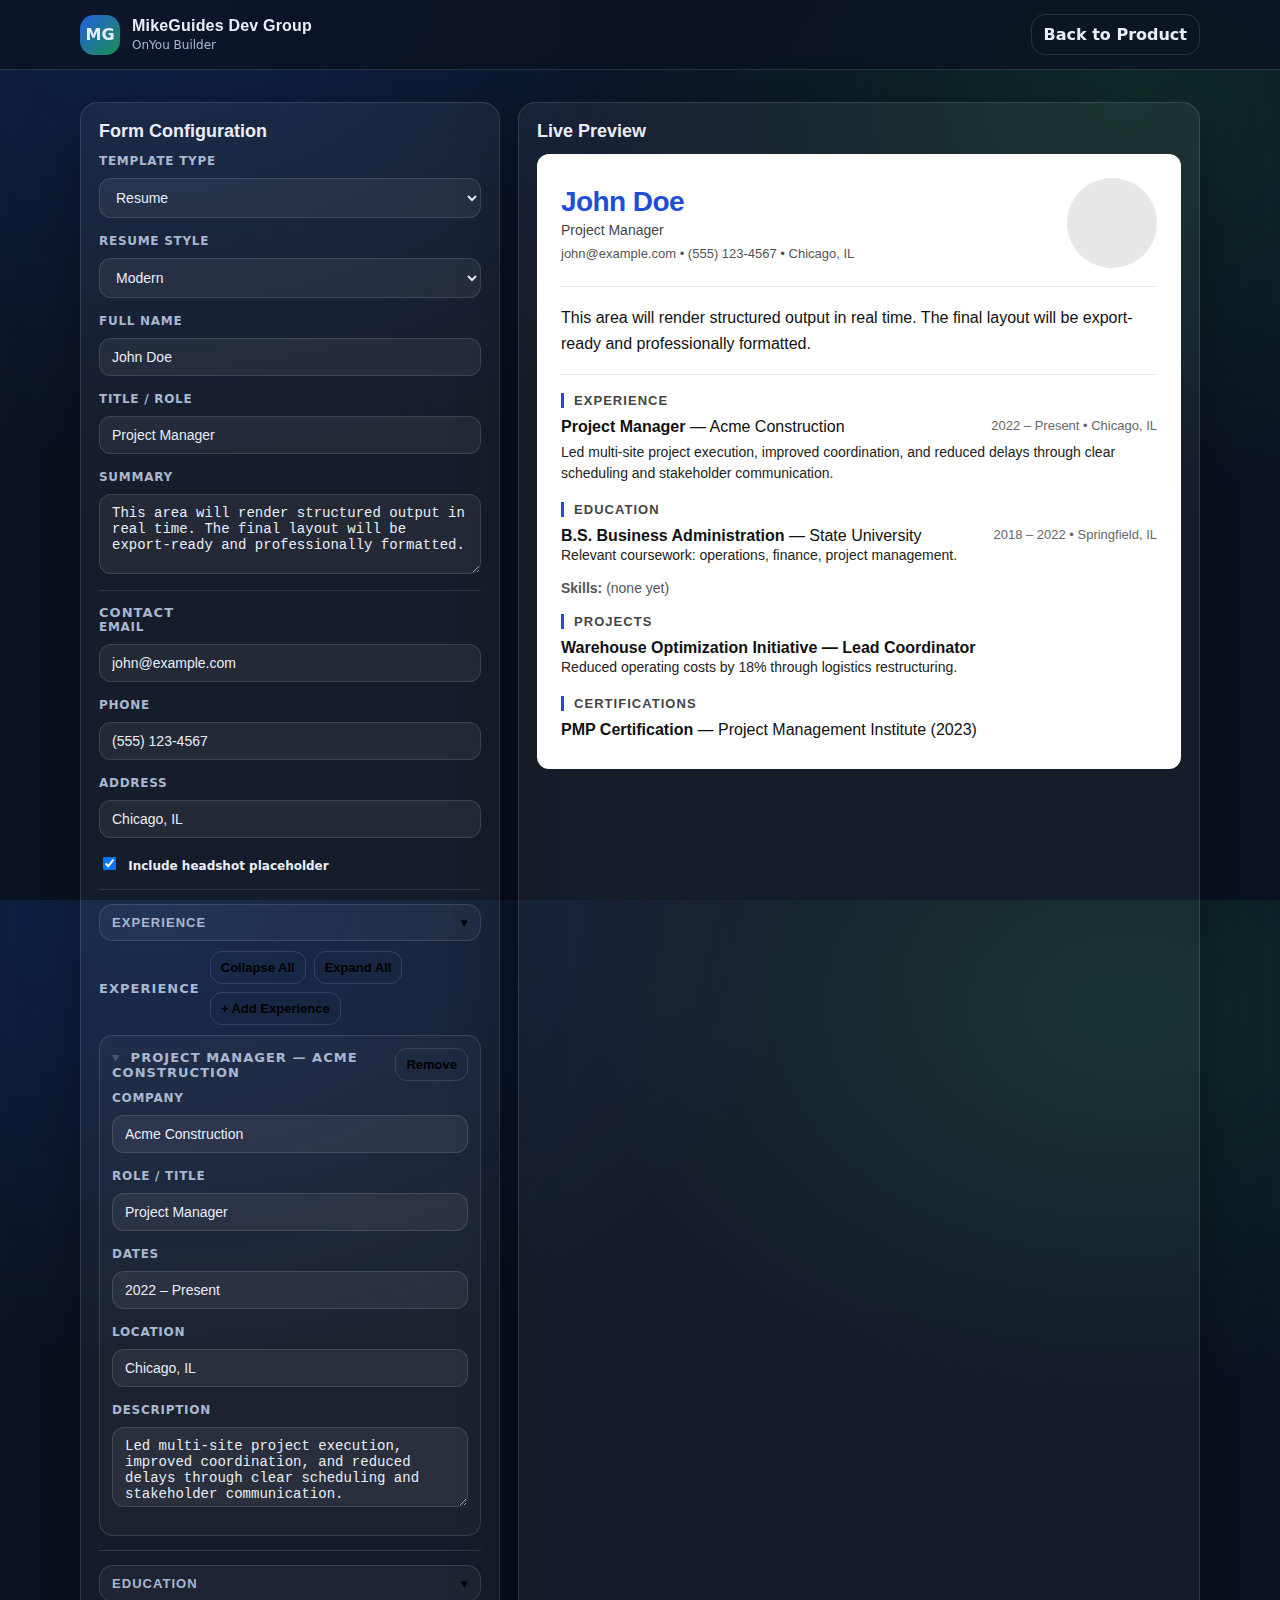
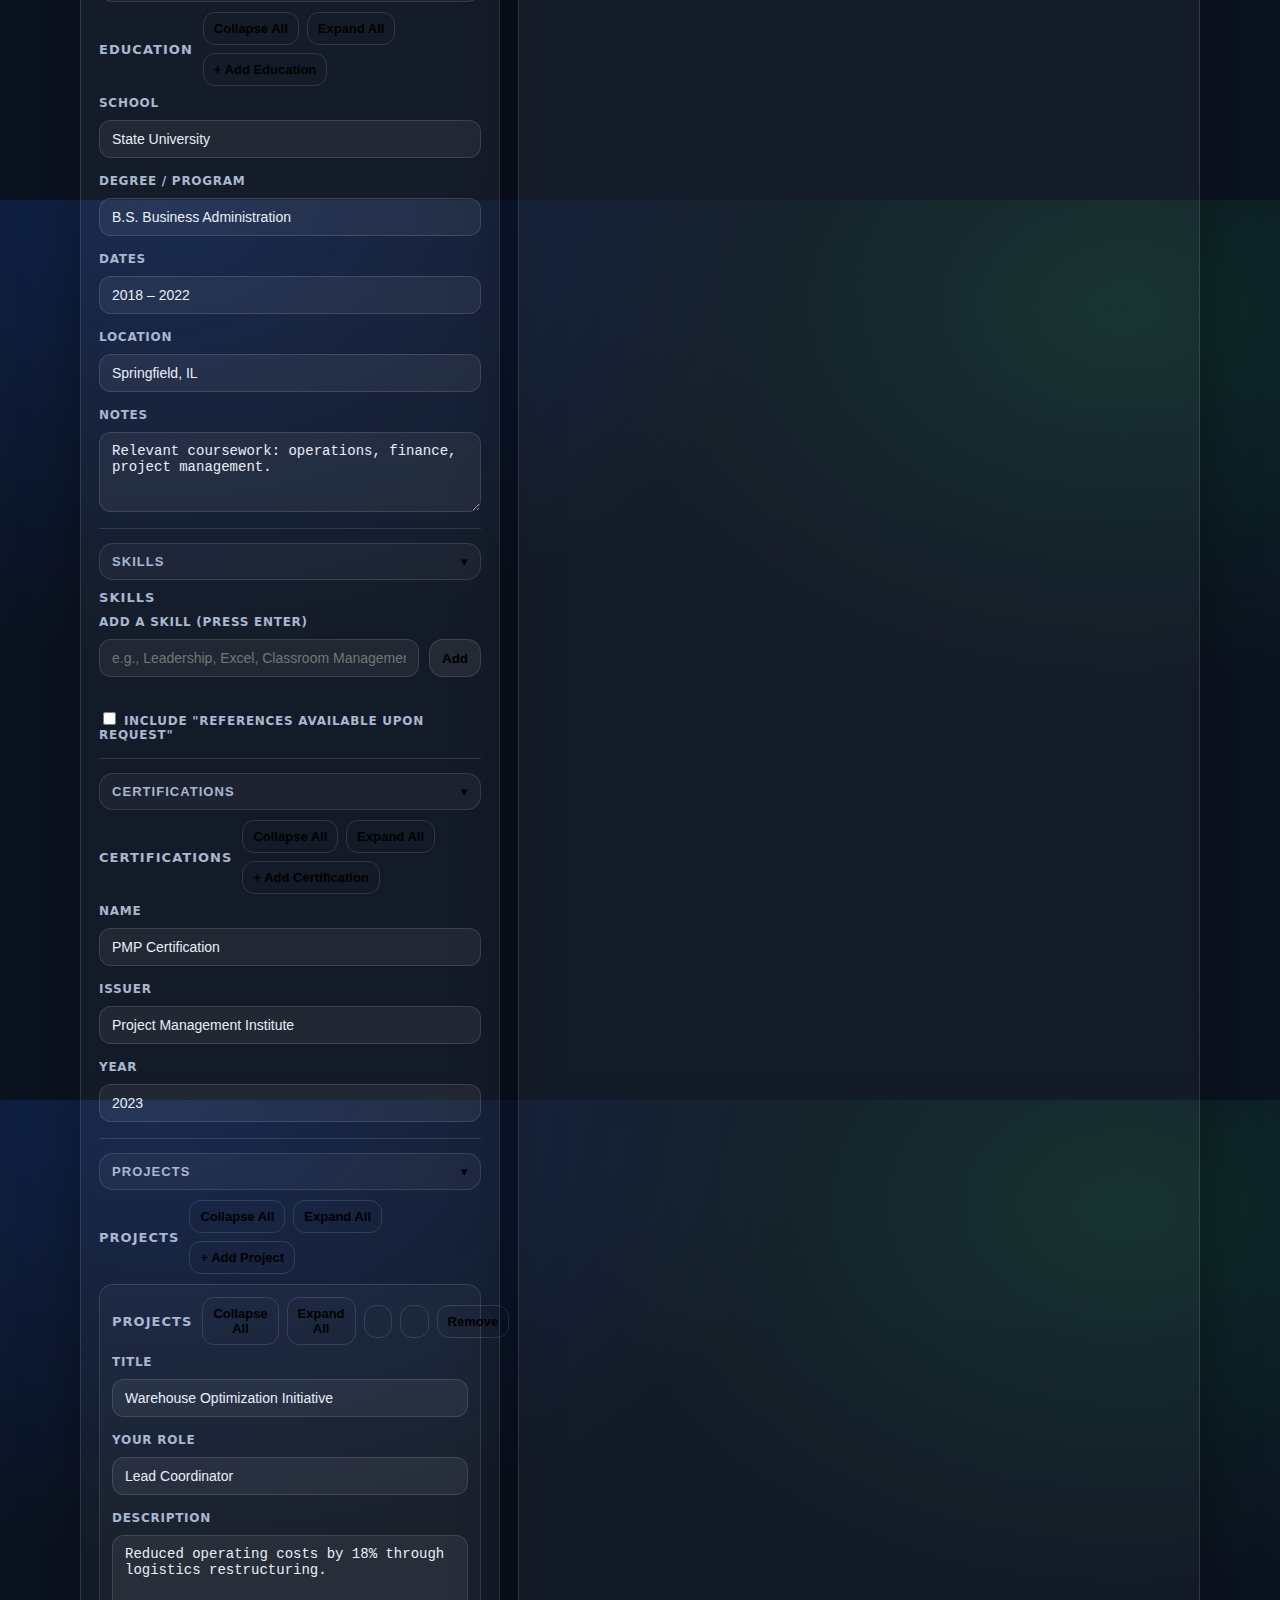
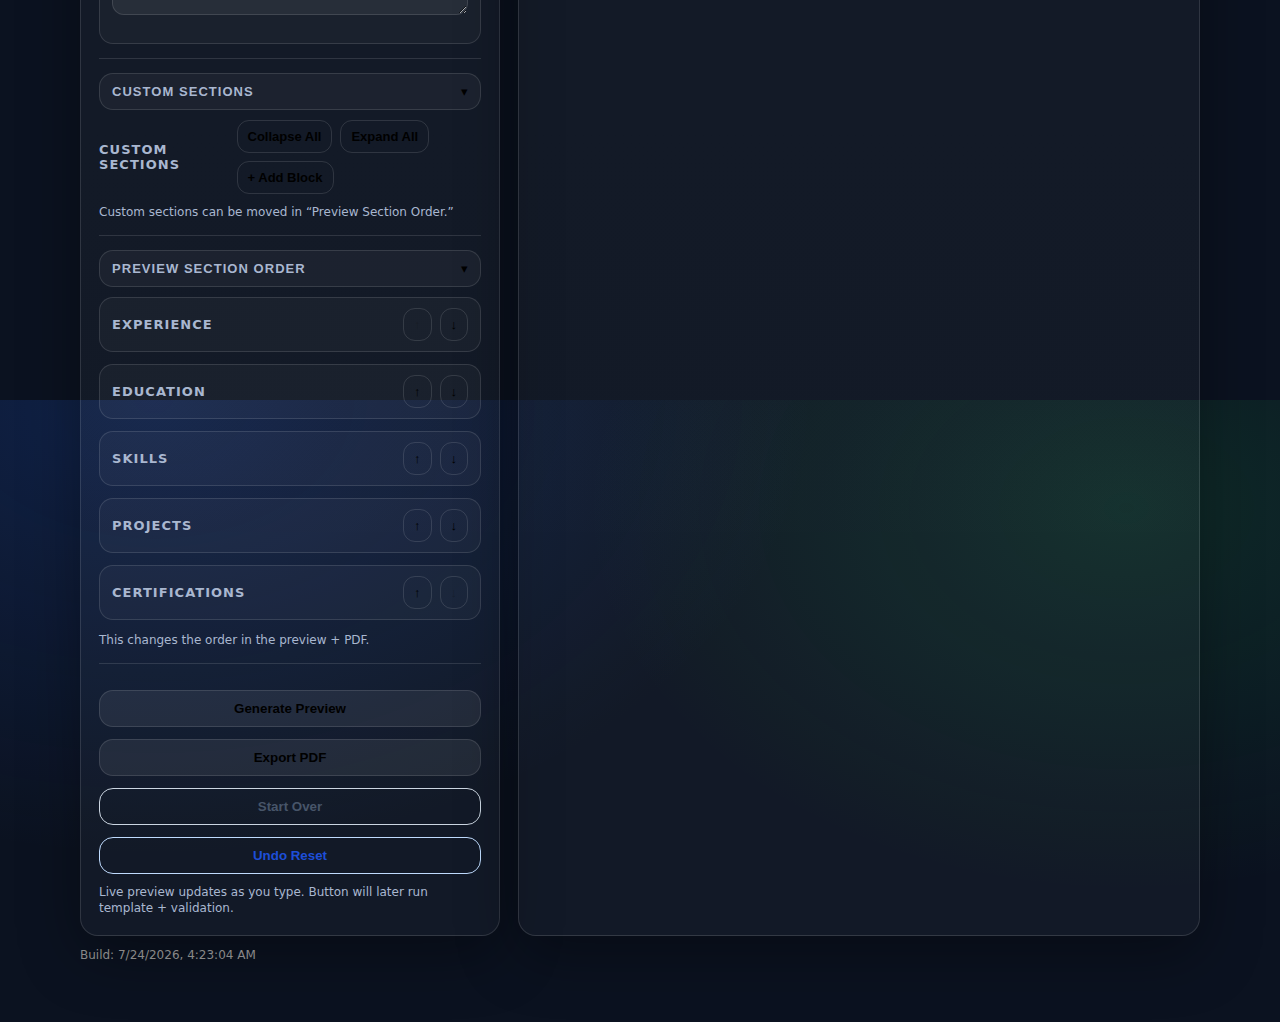
<file: onyou.main.mgdg.index.html>
<!doctype html>
<html lang="en">
<head>
  <meta charset="utf-8" />
  <meta name="viewport" content="width=device-width,initial-scale=1" />
  <title>OnYou Builder • MikeGuides Dev Group</title>

  <link rel="stylesheet" href="../../../assets/css/site.css" />

  <style>
    .builder-layout{
      display:grid;
      grid-template-columns: 1fr;
      gap:18px;
      padding: 32px 0 60px;
    }
    @media (min-width: 1000px){
      .builder-layout{ grid-template-columns: 420px 1fr; }
    }
    
  /* Resume preview template system */
.ry{ font-family: Arial, sans-serif; color:#111; }
.ry .ry-name{ margin:0; }
.ry .ry-role{ margin-top:4px; }
.ry .ry-contact{ margin-top:8px; }
.ry .ry-summary{ line-height:1.6; margin:0; }
.ry .ry-hr{
  border: none;
  border-top: 2px solid #94a3b8; /* slate-400 */
  margin: 18px 0;
}

/* Center label divider */

.ry-divider{
  display:flex;
  align-items:center;
  margin:22px 0;
  font-size:12px;
  font-weight:700;
  letter-spacing:.08em;
  text-transform:uppercase;
  color:#334155;
}

.ry-divider::before,
.ry-divider::after{
  content:"";
  flex:1;
  border-top:2px solid #94a3b8; /* same divider color */
}

.ry-divider span{
  padding:0 12px;
  white-space:nowrap;
}
    
/* Section title */
.ry .ry-sec{ margin:18px 0 10px; text-transform:uppercase; letter-spacing:.08em; }

/* ---------- MODERN (clean, crisp, contemporary) ---------- */
.ry.modern{ font-family: Inter, Arial, sans-serif; }
.ry.modern .ry-name{ font-size:28px; letter-spacing:-.02em; }
.ry.modern .ry-role{ color:#444; font-size:14px; }
.ry.modern .ry-contact{ color:#555; font-size:13px; }
.ry.modern .ry-hr{ border-top:1px solid #e7e7e7; }
.ry.modern .ry-sec{ font-size:13px; color:#444; }
.ry.modern .ry-item-meta{ color:#666; font-size:13px; }
.ry.modern .ry-item-desc{ color:#222; font-size:14px; line-height:1.5; }
/* Modern subtle brand accents */
#previewRoot .ry.modern .ry-name {
  color: #1d4ed8;
}

#previewRoot .ry.modern .ry-sec {
  border-left: 3px solid #1d4ed8;
  padding-left: 10px;
}
    
/* ---------- CLASSIC (traditional, formal, “office” resume) ---------- */
.ry.classic{ font-family: Georgia, "Times New Roman", serif; }
.ry.classic .ry-name{ font-size:30px; letter-spacing:0; }
.ry.classic .ry-role{ color:#222; font-size:15px; font-style:italic; }
.ry.classic .ry-contact{ color:#222; font-size:13px; }
.ry.classic .ry-hr{ border-top:2px solid #111; margin:14px 0; }
.ry.classic .ry-sec{
  font-size:14px;
  color:#111;
  letter-spacing:.02em;
  text-transform:none;
  border-bottom:1px solid #111;
  padding-bottom:6px;
}
.ry.classic .ry-item-meta{ color:#111; font-size:13px; }
.ry.classic .ry-item-desc{ color:#111; font-size:14px; line-height:1.45; }

/* ---------- MINIMAL (airy, modern editorial, no dividers) ---------- */
.ry.minimal{ font-family: Inter, Arial, sans-serif; }
.ry.minimal .ry-name{ font-size:26px; font-weight:700; }
.ry.minimal .ry-role{ color:#555; font-size:13px; }
.ry.minimal .ry-contact{ color:#777; font-size:12px; }
.ry.minimal .ry-hr{ display:none; }
.ry.minimal .ry-sec{
  font-size:12px;
  color:#666;
  letter-spacing:.14em;
  margin-top:22px;
}
.ry.minimal .ry-item-meta{ color:#777; font-size:12px; }
.ry.minimal .ry-item-desc{ color:#222; font-size:13px; line-height:1.6; }  

/* Custom blocks */

.ry-bullets{
  margin:6px 0 12px 18px;
  padding:0;
}
.ry-bullets li{
  margin-bottom:4px;
  line-height:1.5;
}

.ry-quote{
  margin:10px 0;
  padding-left:14px;
  border-left:3px solid #3b82f6; /* subtle blue accent */
  font-style:italic;
  color:#333;
}

.ry-quote-author{
  margin-top:6px;
  font-size:13px;
  color:#666;
  font-style:normal;
}

.ry-signature{
  margin-top:12px;
  font-weight:600;
  letter-spacing:.02em;
}
    
   @media print {
  header.topbar,
  .panel:first-child,
  #buildId {
    display: none !important;
  }

  .builder-layout {
    grid-template-columns: 1fr !important;
  }

  .panel {
    border: 0 !important;
    box-shadow: none !important;
    background: transparent !important;
    padding: 0 !important;
  }

  .preview-area {
    padding: 0 !important;
    min-height: auto !important;
  }

  body {
    background: #fff !important;
  }
}

/* Drag + collapse UI */
.drag-handle{
  cursor: grab;
  font-weight: bold;
  margin-right: 8px;
  color: #64748b;
  letter-spacing: 2px;
}

.drag-handle:active{
  cursor: grabbing;
}

.block:hover .drag-handle{
  color:#2563eb;
}

.collapse-toggle{
  border:0;
  background:transparent;
  cursor:pointer;
  font-size:14px;
  margin-right:6px;
  color:#475569;
  padding:0;
}

.collapse-toggle:hover{
  color:#2563eb;
}

.custom-body[hidden]{
  display:none !important;
}

/* Section wrappers */
.section-toggle{
  width:100%;
  display:flex;
  align-items:center;
  justify-content:space-between;
  gap:10px;
  padding:10px 12px;
  border-radius:14px;
  border:1px solid var(--border);
  background: rgba(255,255,255,.04);
  cursor:pointer;
}

.section-toggle:hover{
  background: rgba(255,255,255,.06);
}

.section-title{
  font-weight:900;
  font-size:13px;
  color: var(--muted);
  letter-spacing:.08em;
  text-transform:uppercase;
}

.section-body{
  margin-top:10px;
}

.section-body[hidden]{
  display:none !important;
}        
    .panel{
      background: linear-gradient(180deg, rgba(255,255,255,.05), rgba(255,255,255,.03));
      border:1px solid var(--border);
      border-radius: var(--radius);
      box-shadow: var(--shadow);
      padding:18px;
      min-width: 0;
    }

    .panel h2{
      margin:0 0 12px;
      font-family:Poppins,Inter,sans-serif;
      font-size:18px;
    }

    .field-group{
      display:flex;
      flex-direction:column;
      gap:10px;
      margin-bottom:16px;
    }

    label{
      font-size:12px;
      color:var(--muted);
      font-weight:700;
      letter-spacing:.06em;
      text-transform:uppercase;
    }

    input, textarea, select{
      background: rgba(255,255,255,.06);
      border:1px solid var(--border);
      border-radius:12px;
      padding:10px 12px;
      color:var(--text);
      font-size:14px;
    }

    /* Dropdown menu contrast fix */
    select option{
      color: black;
      background: white;
    }

    textarea{ min-height:80px; resize:vertical; }

    .preview-area{
      background:white;
      color:black;
      border-radius:12px;
      padding:24px;
      min-height:540px;
    }

    .preview-muted{ color:#555; font-size:14px; }

    .hint{
      margin-top:10px;
      color:var(--muted);
      font-size:12px;
      line-height:1.4;
    }

    .block{
      border:1px solid var(--border);
      background: rgba(255,255,255,.03);
      border-radius: 14px;
      padding: 12px;
      margin-bottom: 12px;
    }

    .block-head{
      display:flex;
      align-items:center;
      justify-content:space-between;
      gap:10px;
      margin-bottom: 10px;
    }

    .block-title{
      font-weight:900;
      font-size:13px;
      color: var(--muted);
      letter-spacing:.08em;
      text-transform:uppercase;
    }

    .btn-sm{
      padding:8px 10px;
      border-radius: 12px;
      font-size: 13px;
    }
    
    /* Reset builder button */
#btnResetAll{
  border-color:#cbd5e1;
  color:#475569;
}

#btnResetAll:hover{
  background:#f8fafc;
}

#btnUndoReset{
  border-color:#bfdbfe;
  color:#1d4ed8;
}

#btnUndoReset:hover{
  background:#eff6ff;
}
    
    .chips{
  display:flex;
  flex-wrap:wrap;
  gap:8px;
  margin: 8px 0 16px;
}

.chip{
  display:inline-flex;
  align-items:center;
  gap:8px;
  padding:8px 10px;
  border-radius:999px;
  border:1px solid var(--border);
  background: rgba(255,255,255,.05);
  color: var(--text);
  font-size:13px;
}

.chip button{
  border:0;
  background: transparent;
  color: var(--muted);
  cursor:pointer;
  font-size:14px;
  line-height:1;
  padding:0;
}
    
    .section-toggle{
  width:100%;
  display:flex;
  align-items:center;
  justify-content:space-between;
  gap:10px;
  padding:10px 12px;
  border-radius:14px;
  border:1px solid var(--border);
  background: rgba(255,255,255,.04);
  cursor:pointer;
}
    
.section-toggle:hover{ background: rgba(255,255,255,.06); }

.section-title{
  font-weight:900;
  font-size:13px;
  color: var(--muted);
  letter-spacing:.08em;
  text-transform:uppercase;
}

.section-body{ margin-top:10px; }
.section-body[hidden]{ display:none !important; }
    
  </style>
</head>
<body>

<header class="topbar">
  <div class="topbar-inner container">
    <a class="brand" href="../../">
      <span class="brand-mark">MG</span>
      <span class="brand-text">
        <span class="brand-name">MikeGuides Dev Group</span>
        <span class="brand-sub">OnYou Builder</span>
      </span>
    </a>

    <div class="actions">
      <a class="btn btn-ghost" href="../">Back to Product</a>
    </div>
  </div>
</header>

<main class="container">

  <div class="builder-layout">

    <!-- LEFT PANEL -->
    <div class="panel">
      
  <h2>Form Configuration</h2>

  <div class="field-group">
    <label for="templateType">Template Type</label>
    <select id="templateType">
      <option value="resume">Resume</option>
      <option value="nda">NDA</option>
      <option value="employment">Employment Application</option>
    </select>
  </div>

  <div class="field-group">
    <label for="resumeStyle">Resume Style</label>
    <select id="resumeStyle">
      <option value="modern">Modern</option>
      <option value="classic">Classic</option>
      <option value="minimal">Minimal</option>
    </select>
  </div>

  <div class="field-group">
    <label for="fullName">Full Name</label>
    <input id="fullName" type="text" placeholder="John Doe" autocomplete="name">
  </div>

  <div class="field-group">
    <label for="roleTitle">Title / Role</label>
    <input id="roleTitle" type="text" placeholder="Project Manager" autocomplete="organization-title">
  </div>

  <div class="field-group">
    <label for="summary">Summary</label>
    <textarea id="summary" placeholder="Brief professional summary..."></textarea>
  </div>

  <div class="mini-divider"></div>
  <div class="block-title">Contact</div>

  <div class="field-group">
    <label for="email">Email</label>
    <input id="email" type="text" placeholder="email@example.com" autocomplete="email">
  </div>

  <div class="field-group">
    <label for="phone">Phone</label>
    <input id="phone" type="text" placeholder="(555) 123-4567" autocomplete="tel">
  </div>

  <div class="field-group">
    <label for="address">Address</label>
    <input id="address" type="text" placeholder="City, State">
  </div>

  <div class="field-group">
    <label style="text-transform:none; letter-spacing:0; font-weight:600; color:var(--text);">
      <input id="toggleHeadshot" type="checkbox" style="margin-right:8px;">
      Include headshot placeholder
    </label>
  </div>

  <div class="mini-divider"></div>

  <!-- Experience -->
<button class="section-toggle" type="button" data-toggle="experience">
  <span class="section-title">Experience</span>
  <span data-toggle-icon="experience">▾</span>
</button>

<div class="section-body" data-section-body="experience">
  <div class="block-head" style="margin-top:10px;">
    <div class="block-title">Experience</div>
    <div style="display:flex; gap:8px; align-items:center; flex-wrap:wrap;">
      <button class="btn btn-ghost btn-sm" type="button" data-exp-collapse-all data-collapse-mode="collapse">Collapse All</button>
      <button class="btn btn-ghost btn-sm" type="button" data-exp-expand-all data-collapse-mode="expand">Expand All</button>
      <button id="btnAddExp" class="btn btn-ghost btn-sm" type="button">+ Add Experience</button>
    </div>
  </div>
  <div id="expList"></div>
</div>

<div class="mini-divider"></div>    
 
  <!-- Education -->
  <button class="section-toggle" type="button" data-toggle="education">
    <span class="section-title">Education</span>
    <span data-toggle-icon="education">▾</span>
  </button>

  <div class="section-body" data-section-body="education">
    <div class="block-head" style="margin-top:10px;">
      <div class="block-title">Education</div>
      <div style="display:flex; gap:8px; align-items:center; flex-wrap:wrap;">
        <button class="btn btn-ghost btn-sm" type="button" data-edu-collapse-all data-collapse-mode="collapse">Collapse All</button>
        <button class="btn btn-ghost btn-sm" type="button" data-edu-collapse-all data-collapse-mode="expand">Expand All</button>
        <button id="btnAddEdu" class="btn btn-ghost btn-sm" type="button">+ Add Education</button>
      </div>
    </div>
    <div id="eduList"></div>
  </div>

  <div class="mini-divider"></div>

  <!-- Skills -->
  <button class="section-toggle" type="button" data-toggle="skills">
    <span class="section-title">Skills</span>
    <span data-toggle-icon="skills">▾</span>
  </button>

  <div class="section-body" data-section-body="skills">
    <div class="block-head" style="margin-top:10px;">
      <div class="block-title">Skills</div>
    </div>

    <div class="field-group">
      <label for="skillInput">Add a skill (press Enter)</label>
      <div style="display:flex; gap:10px;">
        <input id="skillInput" type="text"
               placeholder="e.g., Leadership, Excel, Classroom Management"
               style="flex:1;">
        <button id="btnAddSkill" type="button" class="btn">Add</button>
      </div>
    </div>

    <div id="skillsChips" class="chips"></div>

    <div class="field-group">
      <label>
        <input type="checkbox" id="toggleReferences">
        Include "References Available Upon Request"
      </label>
    </div>
  </div>

  <div class="mini-divider"></div>

  <!-- Certifications -->
  <button class="section-toggle" type="button" data-toggle="certifications">
    <span class="section-title">Certifications</span>
    <span data-toggle-icon="certifications">▾</span>
  </button>

  <div class="section-body" data-section-body="certifications">
    <div class="block-head" style="margin-top:10px;">
      <div class="block-title">Certifications</div>
      <div style="display:flex; gap:8px; align-items:center; flex-wrap:wrap;">
        <button class="btn btn-ghost btn-sm" type="button" data-cert-collapse-all data-collapse-mode="collapse">Collapse All</button>
        <button class="btn btn-ghost btn-sm" type="button" data-cert-collapse-all data-collapse-mode="expand">Expand All</button>
        <button id="btnAddCert" class="btn btn-ghost btn-sm" type="button">+ Add Certification</button>
      </div>
    </div>
    <div id="certList"></div>
  </div>

  <div class="mini-divider"></div>

  <!-- Projects -->
  <button class="section-toggle" type="button" data-toggle="projects">
    <span class="section-title">Projects</span>
    <span data-toggle-icon="projects">▾</span>
  </button>

  <div class="section-body" data-section-body="projects">
    <div class="block-head" style="margin-top:10px;">
      <div class="block-title">Projects</div>
      <div style="display:flex; gap:8px; align-items:center; flex-wrap:wrap;">
        <button class="btn btn-ghost btn-sm" type="button" data-proj-collapse-all data-collapse-mode="collapse">Collapse All</button>
        <button class="btn btn-ghost btn-sm" type="button" data-proj-collapse-all data-collapse-mode="expand">Expand All</button>
        <button id="btnAddProject" class="btn btn-ghost btn-sm" type="button">+ Add Project</button>
      </div>
    </div>
    <div id="projectList"></div>
  </div>

  <div class="mini-divider"></div>

  <!-- Custom Sections -->
  <button class="section-toggle" type="button" data-toggle="customSections">
    <span class="section-title">Custom Sections</span>
    <span data-toggle-icon="customSections">▾</span>
  </button>

  <div class="section-body" data-section-body="customSections">
    <div class="block-head" style="margin-top:10px;">
      <div class="block-title">Custom Sections</div>
      <div style="display:flex; gap:8px; align-items:center; flex-wrap:wrap;">
        <button class="btn btn-ghost btn-sm" type="button" data-custom-collapse-all data-collapse-mode="collapse">Collapse All</button>
        <button class="btn btn-ghost btn-sm" type="button" data-custom-collapse-all data-collapse-mode="expand">Expand All</button>
        <button id="btnAddCustomSection" class="btn btn-ghost btn-sm" type="button">+ Add Block</button>
      </div>
    </div>

    <div id="customSectionsList"></div>

    <div class="hint" style="margin-top:10px;">
      Custom sections can be moved in “Preview Section Order.”
    </div>
  </div>

  <div class="mini-divider"></div>

  <!-- Preview Section Order -->
  <button class="section-toggle" type="button" data-toggle="sectionOrder">
    <span class="section-title">Preview Section Order</span>
    <span data-toggle-icon="sectionOrder">▾</span>
  </button>

  <div class="section-body" data-section-body="sectionOrder">
    <div id="sectionOrderList"></div>
    <div class="hint" style="margin-top:10px;">
      This changes the order in the preview + PDF.
    </div>
  </div>

  <div class="mini-divider"></div>

  <button id="btnPreview" class="btn btn-wide" type="button">Generate Preview</button>
  <button id="btnExportPdf" class="btn btn-wide" type="button">Export PDF</button>
  <button id="btnResetAll" class="btn btn-ghost btn-wide" type="button">Start Over</button>
  <button id="btnUndoReset" class="btn btn-ghost btn-wide" type="button">Undo Reset</button>

  <div class="hint">Live preview updates as you type. Button will later run template + validation.</div>
</div>

    <!-- RIGHT PANEL -->
    <div class="panel">
      <h2>Live Preview</h2>
      <div class="preview-area" id="previewRoot"></div>
    </div>
    
<div style="font-size:12px;color:#888;margin-top:-6px;">
  Build: <span id="buildId"></span>
</div>
    
  </div>

</main>

<script>

const $ = (id) => document.getElementById(id);

var STORAGE_KEY = "onyou_builder_v1";
var BACKUP_STORAGE_KEY = "onyou_builder_backup_v1";

const CUSTOM_BLOCK_TYPES = [
  { value: "text", label: "Text" },
  { value: "bullets", label: "Bullet List" },
  { value: "divider", label: "Divider" },
  { value: "quote", label: "Quote" },
  { value: "signature", label: "Signature" },
];

function safeCloneState(){
  // clone only the data we want saved (avoid functions/dom refs)
  return JSON.parse(JSON.stringify(state));
}

function saveState(){
  try{
    const payload = safeCloneState();
    payload._meta = payload._meta || {};
    payload._meta.savedAt = new Date().toISOString();
    localStorage.setItem(STORAGE_KEY, JSON.stringify(payload));
    setSaveStatus("Saved ✓");
  }catch(err){
    console.warn("Autosave failed:", err);
    setSaveStatus("Save failed");
  }
}

function saveBackupState(){
  try{
    const payload = JSON.parse(JSON.stringify(state));
    localStorage.setItem(BACKUP_STORAGE_KEY, JSON.stringify(payload));
    return true;
  }catch(err){
    console.warn("Backup save failed:", err);
    return false;
  }
}

function loadBackupState(){
  try{
    const raw = localStorage.getItem(BACKUP_STORAGE_KEY);
    if (!raw) return false;

    const data = JSON.parse(raw);

    // clear current state object but keep same reference
    Object.keys(state).forEach(key => {
      delete state[key];
    });

    Object.assign(state, data);

    migrateCustomSections();
    normalizeSectionOrder();

    return true;
  }catch(err){
    console.warn("Backup load failed:", err);
    return false;
  }
}

function clearBackupState(){
  localStorage.removeItem(BACKUP_STORAGE_KEY);
}
  
function loadState(){
  try{
    const raw = localStorage.getItem(STORAGE_KEY);
    if (!raw) return false;
    const data = JSON.parse(raw);

    // merge into existing state object (keeps references stable)
    Object.keys(data).forEach(k => { state[k] = data[k]; });

    state.resumeStyle = state.resumeStyle || "modern";
    
    // ensure your runtime-only fields exist
    if (state._editingSkillIndex === undefined) state._editingSkillIndex = null;
    state.skills = Array.isArray(state.skills) ? state.skills : [];
    state.sectionOrder = Array.isArray(state.sectionOrder) && state.sectionOrder.length
  ? state.sectionOrder
  : ["experience","education","skills","projects","certifications"];
    
    return true;
  }catch(err){
    console.warn("Load failed:", err);
    return false;
  }
}

function migrateCustomSections(){
  state.customSections = Array.isArray(state.customSections) ? state.customSections : [];

  state.customSections.forEach(sec => {
    // Ensure id
    if (!sec.id) sec.id = uid("custom");

    // Default type
    if (!sec.type) sec.type = "text";

    // Ensure fields exist per type
    if (sec.type === "bullets") {
      sec.items = Array.isArray(sec.items) ? sec.items : [];
      if (sec.items.length === 0 && typeof sec.content === "string" && sec.content.trim()) {
        sec.items = sec.content.split("\n").map(x => x.trim()).filter(Boolean);
      }
    } else {
      sec.content = String(sec.content || "");
    }

    // Quote attribution
    if (sec.type === "quote") {
      sec.author = String(sec.author || "");
    }
  });
}
  
function clearSavedState(){
  localStorage.removeItem(STORAGE_KEY);
  setSaveStatus("Cleared");
}

let saveTimer = null;
function scheduleSave(){
  setSaveStatus("Saving…");
  clearTimeout(saveTimer);
  saveTimer = setTimeout(saveState, 350); // debounce
}

function setSaveStatus(text){
  const el = document.getElementById("saveStatus");
  if (el) el.textContent = text;
}
  
  function moveItem(arr, from, to){
  if (!Array.isArray(arr)) return;
  if (from === to) return;
  if (from < 0 || from >= arr.length) return;
  if (to < 0 || to >= arr.length) return;
  const [item] = arr.splice(from, 1);
  arr.splice(to, 0, item);
}

  function normalizeSectionOrder(){
  const core = ["experience","education","skills","projects","certifications"];

  const customIds = new Set((state.customSections || []).map(s => s.id));
  const isCustomKey = (k) => typeof k === "string" && k.startsWith("custom:");
  const customIdFromKey = (k) => k.slice("custom:".length);

  const current = Array.isArray(state.sectionOrder) ? state.sectionOrder : [];
  const cleaned = [];

  // keep only valid core + valid custom keys
  current.forEach(k => {
    if (core.includes(k)) cleaned.push(k);
    else if (isCustomKey(k) && customIds.has(customIdFromKey(k))) cleaned.push(k);
  });

  // ensure all core sections exist
  core.forEach(k => { if (!cleaned.includes(k)) cleaned.push(k); });

  // ensure all custom sections exist (append any missing)
  (state.customSections || []).forEach(s => {
    const key = `custom:${s.id}`;
    if (!cleaned.includes(key)) cleaned.push(key);
  });

  state.sectionOrder = cleaned;
}
  
  function enableDragReorder(hostEl, list, rerender){
  if (!hostEl || hostEl.dataset.dragWired === "1") return;
  hostEl.dataset.dragWired = "1";

  let fromIndex = null;

  hostEl.addEventListener("dragstart", (e) => {
    const item = e.target.closest("[data-drag-index]");
    if (!item) return;
    fromIndex = Number(item.getAttribute("data-drag-index"));
    e.dataTransfer.effectAllowed = "move";
  });

  hostEl.addEventListener("dragover", (e) => {
    if (fromIndex === null) return;
    e.preventDefault();
    e.dataTransfer.dropEffect = "move";
  });

  hostEl.addEventListener("drop", (e) => {
    const item = e.target.closest("[data-drag-index]");
    if (!item) return;
    e.preventDefault();

    const toIndex = Number(item.getAttribute("data-drag-index"));

    if (Number.isFinite(fromIndex) && Number.isFinite(toIndex)) {
      moveItem(list, fromIndex, toIndex);

      if (typeof rerender === "function") rerender();
      renderPreview();

      if (typeof scheduleSave === "function") scheduleSave();
    }

    fromIndex = null;
  });

  hostEl.addEventListener("dragend", () => {
    fromIndex = null;
  });
}
  
 const state = {
    templateType: "resume",
    fullName: "John Doe",
    roleTitle: "Project Manager",
    summary: "This area will render structured output in real time. The final layout will be export-ready and professionally formatted.",

    email: "john@example.com",
    phone: "(555) 123-4567",
    address: "Chicago, IL",
    showHeadshot: true,
   
  experience: [
      {
        company: "Acme Construction",
        role: "Project Manager",
        dates: "2022 – Present",
        location: "Chicago, IL",
        desc: "Led multi-site project execution, improved coordination, and reduced delays through clear scheduling and stakeholder communication."
      }
    ],

    education: [
      {
        school: "State University",
        degree: "B.S. Business Administration",
        dates: "2018 – 2022",
        location: "Springfield, IL",
        notes: "Relevant coursework: operations, finance, project management."
      }
    ],
    
    certifications: [
  {
    name: "PMP Certification",
    issuer: "Project Management Institute",
    year: "2023"
  }
],

projects: [
  {
    title: "Warehouse Optimization Initiative",
    role: "Lead Coordinator",
    desc: "Reduced operating costs by 18% through logistics restructuring."
  }
],

showReferences: false,
    };

  state._editingSkillIndex = null;
  
  state.sectionOrder = Array.isArray(state.sectionOrder) && state.sectionOrder.length
  ? state.sectionOrder
  : ["experience","education","skills","projects","certifications"];
  
  function esc(s){
    return String(s ?? "")
      .replaceAll("&","&amp;")
      .replaceAll("<","&lt;")
      .replaceAll(">","&gt;")
      .replaceAll('"',"&quot;")
      .replaceAll("'","&#039;");
  }

  function syncLeftPanelVisibility(){
    const show = state.templateType === "resume";
    const expHost = $("expList");
    const eduHost = $("eduList");
    const addExp = $("btnAddExp");
    const addEdu = $("btnAddEdu");

    if (expHost) expHost.style.display = show ? "" : "none";
    if (eduHost) eduHost.style.display = show ? "" : "none";
    if (addExp) addExp.style.display = show ? "" : "none";
    if (addEdu) addEdu.style.display = show ? "" : "none";
  }

  function getExperienceLabel(x, idx) {
  const role = (x.role || "").trim();
  const company = (x.company || "").trim();

  if (role && company) return `${role} — ${company}`;
  if (role) return role;
  if (company) return company;
  return `Entry ${idx + 1}`;
}

function ensureExperienceCollapsedFlags() {
  state.experience.forEach(item => {
    if (typeof item.collapsed !== "boolean") {
      item.collapsed = false;
    }
  });
}

function renderExperienceEditor() {
  const host = $("expList");
  if (!host) return;

  ensureExperienceCollapsedFlags();

  host.innerHTML = state.experience.map((x, idx) => {
    const isCollapsed = x.collapsed;
    const label = getExperienceLabel(x, idx);

    return `
      <div class="block ${isCollapsed ? "is-collapsed" : ""}">
        <div class="block-head">
          <div class="block-title">
            <button class="collapse-toggle" type="button" data-exp-toggle="${idx}" aria-label="${isCollapsed ? "Expand entry" : "Collapse entry"}">
              ${isCollapsed ? "▸" : "▾"}
            </button>
            <span class="block-title-text">${esc(label)}</span>
          </div>
          <button class="btn btn-ghost btn-sm" type="button" data-exp-remove="${idx}">Remove</button>
        </div>

        <div class="custom-body" ${isCollapsed ? "hidden" : ""}>
          <div class="field-group">
            <label for="exp_company_${idx}">Company</label>
            <input id="exp_company_${idx}" type="text" value="${esc(x.company)}" placeholder="Company name" />
          </div>

          <div class="field-group">
            <label for="exp_role_${idx}">Role / Title</label>
            <input id="exp_role_${idx}" type="text" value="${esc(x.role)}" placeholder="Role/title" />
          </div>

          <div class="field-group">
            <label for="exp_dates_${idx}">Dates</label>
            <input id="exp_dates_${idx}" type="text" value="${esc(x.dates)}" placeholder="2022 – Present" />
          </div>

          <div class="field-group">
            <label for="exp_location_${idx}">Location</label>
            <input id="exp_location_${idx}" type="text" value="${esc(x.location)}" placeholder="City, State" />
          </div>

          <div class="field-group">
            <label for="exp_desc_${idx}">Description</label>
            <textarea id="exp_desc_${idx}" placeholder="What did you do? What changed because you did it?">${esc(x.desc)}</textarea>
          </div>
        </div>
      </div>
    `;
  }).join("");

  state.experience.forEach((_, idx) => {
    $("exp_company_" + idx)?.addEventListener("input", (e) => {
      state.experience[idx].company = e.target.value;
      renderExperienceEditor();
      renderPreview();
      scheduleSave();
    });

    $("exp_role_" + idx)?.addEventListener("input", (e) => {
      state.experience[idx].role = e.target.value;
      renderExperienceEditor();
      renderPreview();
      scheduleSave();
    });

    $("exp_dates_" + idx)?.addEventListener("input", (e) => {
      state.experience[idx].dates = e.target.value;
      renderPreview();
      scheduleSave();
    });

    $("exp_location_" + idx)?.addEventListener("input", (e) => {
      state.experience[idx].location = e.target.value;
      renderPreview();
      scheduleSave();
    });

    $("exp_desc_" + idx)?.addEventListener("input", (e) => {
      state.experience[idx].desc = e.target.value;
      renderPreview();
      scheduleSave();
    });
  });

  host.querySelectorAll("[data-exp-toggle]").forEach(btn => {
    btn.addEventListener("click", () => {
      const i = Number(btn.getAttribute("data-exp-toggle"));
      toggleItemCollapsed(state.experience, i);
      renderExperienceEditor();
      scheduleSave();
    });
  });

  host.querySelectorAll("[data-exp-remove]").forEach(btn => {
    btn.addEventListener("click", () => {
      const i = Number(btn.getAttribute("data-exp-remove"));
      state.experience.splice(i, 1);
      renderExperienceEditor();
      renderPreview();
      scheduleSave();
    });
  });

  bindHeaderToggleAll(host, "[data-exp-collapse-all]", state.experience, renderExperienceEditor);
}

function normalizeSkill(s){
  return (s || "").trim().replace(/\s+/g, " ");
}
  
  
function normalizeSkill(s){
  return (s || "").trim().replace(/\s+/g, " ");
}

function renderSkillsEditor(){
  const host = $("skillsChips");
  if (!host) return;

  host.innerHTML = (state.skills || []).map((s, idx) => `
    <span class="chip" data-skill-edit="${idx}" title="Click to edit">
      ${esc(s)}
      <button type="button" aria-label="Remove skill" data-skill-remove="${idx}">✕</button>
    </span>
  `).join("");

  // Remove (don’t trigger edit)
  host.querySelectorAll("[data-skill-remove]").forEach(btn => {
    btn.addEventListener("click", (e) => {
      e.stopPropagation();
      const i = Number(btn.getAttribute("data-skill-remove"));
      state.skills.splice(i, 1);

      if (state._editingSkillIndex === i) state._editingSkillIndex = null;
      else if (state._editingSkillIndex !== null && state._editingSkillIndex > i) {
        state._editingSkillIndex--;
      }

      renderSkillsEditor();
      renderPreview();
      scheduleSave();
    });
  });

  // Click-to-edit
  host.querySelectorAll("[data-skill-edit]").forEach(chip => {
    chip.addEventListener("click", () => {
      const i = Number(chip.getAttribute("data-skill-edit"));
      const input = $("skillInput");
      if (!input) return;

      state._editingSkillIndex = i;
      input.value = state.skills[i] || "";
      input.focus();
      input.select?.();
    });
  });
}

 function renderCustomSectionsEditor(){
  const host = $("customSectionsList");
  if (!host) return;

  state.customSections = Array.isArray(state.customSections) ? state.customSections : [];
  migrateCustomSections();

  host.innerHTML = state.customSections.map((s, idx) => `
    <div class="block" draggable="true" data-drag-index="${idx}">
      <div class="block-head">
        <div class="block-title">
          <span class="drag-handle">⋮⋮</span>
          <button class="collapse-toggle" type="button" data-custom-toggle="${idx}">
            ${s.collapsed ? "▸" : "▾"}</button>
          <button class="btn btn-ghost btn-sm" type="button" data-custom-collapse-all data-collapse-mode="collapse">Collapse All</button>
          <button class="btn btn-ghost btn-sm" type="button" data-custom-collapse-all data-collapse-mode="expand">Expand All</button>
          Custom ${idx + 1}
        </div>
        <div style="display:flex; gap:8px; align-items:center;">
          <button class="btn btn-ghost btn-sm" type="button" data-custom-duplicate="${idx}">Duplicate</button>
          <button class="btn btn-ghost btn-sm" type="button" data-custom-remove="${idx}">Remove</button>
        </div>
      </div>

      <div class="custom-body" ${s.collapsed ? "hidden" : ""}>
        <div class="field-group">
          <label for="custom_title_${idx}">Title</label>
          <input id="custom_title_${idx}" type="text" value="${esc(s.title)}" placeholder="e.g., Highlights" />
        </div>

        <div class="field-group">
          <label for="custom_type_${idx}">Block Type</label>
          <select id="custom_type_${idx}">
            ${CUSTOM_BLOCK_TYPES.map(t => `
              <option value="${t.value}" ${s.type === t.value ? "selected" : ""}>${t.label}</option>
            `).join("")}
          </select>
        </div>

        ${s.type === "bullets" ? `
          <div class="field-group">
            <label for="custom_bullets_${idx}">Bullets (one per line)</label>
            <textarea id="custom_bullets_${idx}" placeholder="First point&#10;Second point&#10;Third point">${esc((s.items || []).join("\n"))}</textarea>
          </div>
        ` : s.type === "divider" ? `
          <div class="hint">Divider shows as a clean separator line in the preview.</div>
        ` : s.type === "signature" ? `
          <div class="field-group">
            <label for="custom_sig_${idx}">Signature line</label>
            <input id="custom_sig_${idx}" type="text" value="${esc(s.content || "")}" placeholder="John Doe" />
          </div>
        ` : s.type === "quote" ? `
          <div class="field-group">
            <label for="custom_quote_${idx}">Quote</label>
            <textarea id="custom_quote_${idx}" placeholder="Type a quote...">${esc(s.content || "")}</textarea>
          </div>
          <div class="field-group">
            <label for="custom_quote_by_${idx}">Attribution (optional)</label>
            <input id="custom_quote_by_${idx}" type="text" value="${esc(s.author || "")}" placeholder="— Name" />
          </div>
        ` : `
          <div class="field-group">
            <label for="custom_content_${idx}">Content</label>
            <textarea id="custom_content_${idx}" placeholder="Write anything here...">${esc(s.content || "")}</textarea>
          </div>
        `}
      </div>
    </div>
  `).join("");

   bindHeaderToggleAll(host, "[data-custom-collapse-all]", state.customSections, renderCustomSectionsEditor);
   
  // Title
  state.customSections.forEach((_, idx) => {
    $("custom_title_" + idx)?.addEventListener("input", (e) => {
      state.customSections[idx].title = e.target.value;
      normalizeSectionOrder();
      renderSectionOrderEditor();
      renderPreview();
      scheduleSave();
    });

    // Type
    $("custom_type_" + idx)?.addEventListener("change", (e) => {
      const sec = state.customSections[idx];
      const nextType = e.target.value;

      sec.type = nextType;

      if (nextType === "bullets") {
        sec.items = Array.isArray(sec.items) ? sec.items : [];
        if (!sec.items.length && sec.content) {
          sec.items = String(sec.content).split("\n").map(x => x.trim()).filter(Boolean);
        }
        sec.content = sec.items.join("\n");
      } else if (nextType === "quote") {
        sec.content = String(sec.content || "");
        sec.author = String(sec.author || "");
      } else if (nextType === "divider") {
        sec.content = "";
      } else {
        sec.content = String(sec.content || "");
      }

      normalizeSectionOrder();
      renderCustomSectionsEditor();
      renderSectionOrderEditor();
      renderPreview();
      scheduleSave();
    });

    // Text
    $("custom_content_" + idx)?.addEventListener("input", (e) => {
      state.customSections[idx].content = e.target.value;
      renderPreview();
      scheduleSave();
    });

    // Bullets
    $("custom_bullets_" + idx)?.addEventListener("input", (e) => {
      const lines = String(e.target.value || "")
        .split("\n").map(x => x.trim()).filter(Boolean);

      state.customSections[idx].items = lines;
      state.customSections[idx].content = lines.join("\n");
      renderPreview();
      scheduleSave();
    });

    // Signature
    $("custom_sig_" + idx)?.addEventListener("input", (e) => {
      state.customSections[idx].content = e.target.value;
      renderPreview();
      scheduleSave();
    });

    // Quote
    $("custom_quote_" + idx)?.addEventListener("input", (e) => {
      state.customSections[idx].content = e.target.value;
      renderPreview();
      scheduleSave();
    });

    $("custom_quote_by_" + idx)?.addEventListener("input", (e) => {
      state.customSections[idx].author = e.target.value;
      renderPreview();
      scheduleSave();
    });
  });

  // Collapse / Expand
  host.querySelectorAll("[data-custom-toggle]").forEach(btn => {
    btn.addEventListener("click", () => {
      const i = Number(btn.getAttribute("data-custom-toggle"));
      const sec = state.customSections[i];
      if (!sec) return;

      sec.collapsed = !sec.collapsed;
      renderCustomSectionsEditor();
      scheduleSave();
    });
  });

  // Duplicate
  host.querySelectorAll("[data-custom-duplicate]").forEach(btn => {
    btn.addEventListener("click", () => {
      const i = Number(btn.getAttribute("data-custom-duplicate"));
      const original = state.customSections[i];
      if (!original) return;

      const clone = JSON.parse(JSON.stringify(original));
      clone.id = uid("custom");
      clone.title = `${clone.title || "Custom Section"} Copy`;

      state.customSections.splice(i + 1, 0, clone);

      normalizeSectionOrder();
      renderCustomSectionsEditor();
      renderSectionOrderEditor();
      renderPreview();
      scheduleSave();
    });
  });

  // Remove
  host.querySelectorAll("[data-custom-remove]").forEach(btn => {
    btn.addEventListener("click", () => {
      const i = Number(btn.getAttribute("data-custom-remove"));
      const removed = state.customSections.splice(i, 1)[0];

      if (removed?.id){
        const key = `custom:${removed.id}`;
        state.sectionOrder = (state.sectionOrder || []).filter(k => k !== key);
      }

      normalizeSectionOrder();
      renderCustomSectionsEditor();
      renderSectionOrderEditor();
      renderPreview();
      scheduleSave();
    });
  });

  // Drag reorder within custom list
  enableDragReorder(host, state.customSections, () => {
    const core = ["experience","education","skills","projects","certifications"];
    const customKeys = state.customSections.map(sec => `custom:${sec.id}`);
    state.sectionOrder = (state.sectionOrder || [])
      .filter(k => core.includes(k))
      .concat(customKeys);

    renderCustomSectionsEditor();
    renderSectionOrderEditor();
    renderPreview();
    scheduleSave();
  });
}
  
  function renderEducationEditor(){
  const host = $("eduList");
  if (!host) return;

  host.innerHTML = state.education.map((x, idx) => {
    const isCollapsed = !!x.collapsed;

    return `
      
        <div class="custom-body" ${isCollapsed ? "hidden" : ""}>
          <div class="field-group">
            <label for="edu_school_${idx}">School</label>
            <input id="edu_school_${idx}" type="text" value="${esc(x.school)}" placeholder="School / Institution" />
          </div>

          <div class="field-group">
            <label for="edu_degree_${idx}">Degree / Program</label>
            <input id="edu_degree_${idx}" type="text" value="${esc(x.degree)}" placeholder="Degree or program" />
          </div>

          <div class="field-group">
            <label for="edu_dates_${idx}">Dates</label>
            <input id="edu_dates_${idx}" type="text" value="${esc(x.dates)}" placeholder="2018 – 2022" />
          </div>

          <div class="field-group">
            <label for="edu_location_${idx}">Location</label>
            <input id="edu_location_${idx}" type="text" value="${esc(x.location)}" placeholder="City, State" />
          </div>

          <div class="field-group">
            <label for="edu_notes_${idx}">Notes</label>
            <textarea id="edu_notes_${idx}" placeholder="Honors, coursework, focus...">${esc(x.notes)}</textarea>
          </div>
        </div>
      </div>
    `;
  }).join("");

  state.education.forEach((_, idx) => {
    $("edu_school_" + idx)?.addEventListener("input", (e) => {
      state.education[idx].school = e.target.value;
      renderPreview();
      scheduleSave();
    });

    $("edu_degree_" + idx)?.addEventListener("input", (e) => {
      state.education[idx].degree = e.target.value;
      renderPreview();
      scheduleSave();
    });

    $("edu_dates_" + idx)?.addEventListener("input", (e) => {
      state.education[idx].dates = e.target.value;
      renderPreview();
      scheduleSave();
    });

    $("edu_location_" + idx)?.addEventListener("input", (e) => {
      state.education[idx].location = e.target.value;
      renderPreview();
      scheduleSave();
    });

    $("edu_notes_" + idx)?.addEventListener("input", (e) => {
      state.education[idx].notes = e.target.value;
      renderPreview();
      scheduleSave();
    });
  });

    bindHeaderToggleAll(host, "[data-edu-collapse-all]", state.education, renderEducationEditor);
    
  host.querySelectorAll("[data-edu-toggle]").forEach(btn => {
    btn.addEventListener("click", () => {
      const i = Number(btn.getAttribute("data-edu-toggle"));
      toggleItemCollapsed(state.education, i);
      renderEducationEditor();
      scheduleSave();
    });
  });

  host.querySelectorAll("[data-edu-remove]").forEach(btn => {
    btn.addEventListener("click", () => {
      const i = Number(btn.getAttribute("data-edu-remove"));
      state.education.splice(i, 1);
      renderEducationEditor();
      renderPreview();
      scheduleSave();
    });
  });
}
  
  function toggleItemCollapsed(list, index){
  if (!Array.isArray(list) || !list[index]) return;
  list[index].collapsed = !list[index].collapsed;
}
  
  function renderCustomSectionPreview(sec){
  if (!sec) return "";

  const title = esc(sec.title || "Custom Section");
  const type = sec.type || "text";

  // Divider block (with centered label)
  if (type === "divider"){
  const label = esc(sec.title || "");
  return `
    <div class="ry-divider">
      ${label ? `<span>${label}</span>` : ""}
    </div>
  `;
}

  // Bullet list
  if (type === "bullets"){
    const items = (sec.items || [])
      .map(x => `<li>${esc(x)}</li>`)
      .join("");

    if (!items) return "";

    return `
      <h4 class="ry-sec">${title}</h4>
      <ul class="ry-bullets">
        ${items}
      </ul>
    `;
  }

  // Quote block
  if (type === "quote"){
    const quote = esc(sec.content || "");
    const author = esc(sec.author || "");

    return `
      <h4 class="ry-sec">${title}</h4>
      <blockquote class="ry-quote">
        ${quote}
        ${author ? `<div class="ry-quote-author">— ${author}</div>` : ""}
      </blockquote>
    `;
  }

  // Signature block
  if (type === "signature"){
    const sig = esc(sec.content || "");
    return `
      <h4 class="ry-sec">${title}</h4>
      <div class="ry-signature">${sig}</div>
    `;
  }

  // Default text block
  const body = esc(sec.content || "");

  return `
    <h4 class="ry-sec">${title}</h4>
    <div class="ry-item-desc">${body.replaceAll("\n","<br>")}</div>
  `;
}
  
function renderCertificationsEditor(){
  const host = $("certList");
  if (!host) return;

  host.innerHTML = (state.certifications || []).map((c, idx) => {
    const isCollapsed = !!c.collapsed;

    return `
     
        <div class="custom-body" ${isCollapsed ? "hidden" : ""}>
          <div class="field-group">
            <label for="cert_name_${idx}">Name</label>
            <input id="cert_name_${idx}" type="text" value="${esc(c.name)}" placeholder="e.g., PMP" />
          </div>

          <div class="field-group">
            <label for="cert_issuer_${idx}">Issuer</label>
            <input id="cert_issuer_${idx}" type="text" value="${esc(c.issuer)}" placeholder="Organization" />
          </div>

          <div class="field-group">
            <label for="cert_year_${idx}">Year</label>
            <input id="cert_year_${idx}" type="text" value="${esc(c.year)}" placeholder="2025" />
          </div>
        </div>
      </div>
    `;
  }).join("");

  (state.certifications || []).forEach((_, idx) => {
    $("cert_name_" + idx)?.addEventListener("input", (e) => {
      state.certifications[idx].name = e.target.value;
      renderPreview();
      scheduleSave();
    });

    $("cert_issuer_" + idx)?.addEventListener("input", (e) => {
      state.certifications[idx].issuer = e.target.value;
      renderPreview();
      scheduleSave();
    });

    $("cert_year_" + idx)?.addEventListener("input", (e) => {
      state.certifications[idx].year = e.target.value;
      renderPreview();
      scheduleSave();
    });
  });

  bindHeaderToggleAll(host, "[data-cert-collapse-all]", state.certifications, renderCertificationsEditor);
  
  host.querySelectorAll("[data-cert-toggle]").forEach(btn => {
    btn.addEventListener("click", () => {
      const i = Number(btn.getAttribute("data-cert-toggle"));
      toggleItemCollapsed(state.certifications, i);
      renderCertificationsEditor();
      scheduleSave();
    });
  });

  host.querySelectorAll(".block-head").forEach((head, idx) => {
  head.addEventListener("click", (e) => {

    // ignore clicks on buttons
    if (e.target.closest("button")) return;

    toggleItemCollapsed(state.certifications, idx);
    renderCertificationsEditor();
    scheduleSave();

  });
});
  
  host.querySelectorAll("[data-cert-remove]").forEach(btn => {
    btn.addEventListener("click", () => {
      const i = Number(btn.getAttribute("data-cert-remove"));
      state.certifications.splice(i, 1);
      renderCertificationsEditor();
      renderPreview();
      scheduleSave();
    });
  });

  host.querySelectorAll("[data-cert-up]").forEach(btn => {
    btn.addEventListener("click", () => {
      const i = Number(btn.getAttribute("data-cert-up"));
      moveItem(state.certifications, i, i - 1);
      renderCertificationsEditor();
      renderPreview();
      scheduleSave();
    });
  });

  host.querySelectorAll("[data-cert-down]").forEach(btn => {
    btn.addEventListener("click", () => {
      const i = Number(btn.getAttribute("data-cert-down"));
      moveItem(state.certifications, i, i + 1);
      renderCertificationsEditor();
      renderPreview();
      scheduleSave();
    });
  });

  enableDragReorder(host, state.certifications, () => {
    renderCertificationsEditor();
    renderPreview();
    scheduleSave();
  });
}
    
 function renderProjectsEditor(){
  const host = $("projectList");
  if (!host) return;

  host.innerHTML = (state.projects || []).map((p, idx) => `
    <div class="block" draggable="true" data-drag-index="${idx}">
      <div class="block-head">
      <div class="block-title">Projects</div>
        <div style="display:flex; gap:8px; align-items:center;">
          <button class="btn btn-ghost btn-sm" type="button" data-proj-collapse-all data-collapse-mode="collapse">Collapse All</button>
          <button class="btn btn-ghost btn-sm" type="button" data-proj-collapse-all data-collapse-mode="expand">Expand All</button>
          <button class="btn btn-ghost btn-sm" type="button" data-proj-up="${idx}" ${idx===0 ? "disabled" : ""}>↑</button>
          <button class="btn btn-ghost btn-sm" type="button" data-proj-down="${idx}" ${idx===(state.projects.length-1) ? "disabled" : ""}>↓</button>
          <button class="btn btn-ghost btn-sm" type="button" data-proj-remove="${idx}">Remove</button>
        </div>
      </div>

      <div class="field-group">
        <label for="proj_title_${idx}">Title</label>
        <input id="proj_title_${idx}" type="text" value="${esc(p.title)}" placeholder="Project title" />
      </div>

      <div class="field-group">
        <label for="proj_role_${idx}">Your Role</label>
        <input id="proj_role_${idx}" type="text" value="${esc(p.role)}" placeholder="Your role" />
      </div>

      <div class="field-group">
        <label for="proj_desc_${idx}">Description</label>
        <textarea id="proj_desc_${idx}" placeholder="What changed because you did it?">${esc(p.desc)}</textarea>
      </div>
    </div>
  `).join("");

  (state.projects || []).forEach((_, idx) => {
    $("proj_title_" + idx)?.addEventListener("input", (e) => {
      state.projects[idx].title = e.target.value;
      renderPreview();
      scheduleSave();
    });
    $("proj_role_" + idx)?.addEventListener("input", (e) => {
      state.projects[idx].role = e.target.value;
      renderPreview();
      scheduleSave();
    });
    $("proj_desc_" + idx)?.addEventListener("input", (e) => {
      state.projects[idx].desc = e.target.value;
      renderPreview();
      scheduleSave();
    });
  });

   bindHeaderToggleAll(host, "[data-proj-collapse-all]", state.projects, renderProjectsEditor);
   
  host.querySelectorAll("[data-proj-remove]").forEach(btn => {
    btn.addEventListener("click", () => {
      const i = Number(btn.getAttribute("data-proj-remove"));
      state.projects.splice(i, 1);
      renderProjectsEditor();
      renderPreview();
      scheduleSave();
    });
  });
   
  host.querySelectorAll("[data-proj-up]").forEach(btn => {
    btn.addEventListener("click", () => {
      const i = Number(btn.getAttribute("data-proj-up"));
      moveItem(state.projects, i, i - 1);
      renderProjectsEditor();
      renderPreview();
      scheduleSave();
    });
  });

  host.querySelectorAll("[data-proj-down]").forEach(btn => {
    btn.addEventListener("click", () => {
      const i = Number(btn.getAttribute("data-proj-down"));
      moveItem(state.projects, i, i + 1);
      renderProjectsEditor();
      renderPreview();
      scheduleSave();
    });
  });

  // Drag enable (save will happen after rerender+preview via the callback)
  enableDragReorder(host, state.projects, () => {
    renderProjectsEditor();
    scheduleSave(); // <- ensures drag reorder is persisted
  });
}

const SECTION_LABELS = {
  experience: "Experience",
  education: "Education",
  skills: "Skills",
  projects: "Projects",
  certifications: "Certifications",
};

function renderSectionOrderEditor(){
  const host = $("sectionOrderList");
  if (!host) return;

  normalizeSectionOrder();

  host.innerHTML = state.sectionOrder.map((key, idx) => `
    <div class="block" style="padding:10px 12px;">
      <div class="block-head" style="margin:0;">
        <div class="block-title">${
  key.startsWith("custom:")
    ? esc(getCustomSectionById(key.slice("custom:".length))?.title || "Custom Section")
    : esc(SECTION_LABELS[key] || key)
}</div>
        <div style="display:flex; gap:8px; align-items:center;">
          <button class="btn btn-ghost btn-sm" type="button" data-sec-up="${idx}" ${idx===0 ? "disabled" : ""}>↑</button>
          <button class="btn btn-ghost btn-sm" type="button" data-sec-down="${idx}" ${idx===(state.sectionOrder.length-1) ? "disabled" : ""}>↓</button>
        </div>
      </div>
    </div>
  `).join("");

  host.querySelectorAll("[data-sec-up]").forEach(btn => {
    btn.addEventListener("click", () => {
      const i = Number(btn.getAttribute("data-sec-up"));
      moveItem(state.sectionOrder, i, i - 1);
      renderSectionOrderEditor();
      renderPreview();
      scheduleSave();
    });
  });

  host.querySelectorAll("[data-sec-down]").forEach(btn => {
    btn.addEventListener("click", () => {
      const i = Number(btn.getAttribute("data-sec-down"));
      moveItem(state.sectionOrder, i, i + 1);
      renderSectionOrderEditor();
      renderPreview();
      scheduleSave();
    });
  });
}
  
  function renderExperiencePreview(){
    if (!state.experience.length) {
      return `<p class="preview-muted"><strong>Experience:</strong> (none yet)</p>`;
    }
    return `
      <h4 class="ry-sec">Experience</h4>
      ${state.experience.map(x => `
        <div style="margin-bottom:12px;">
          <div style="display:flex; justify-content:space-between; gap:10px; flex-wrap:wrap;">
            <div><strong>${esc(x.role || " ")}</strong> — ${esc(x.company || " ")}</div>
            <div style="color:#666; font-size:13px;">${esc(x.dates || "")}${x.location ? " • " + esc(x.location) : ""}</div>
          </div>
          <div style="margin-top:6px; color:#222; font-size:14px; line-height:1.5;">${esc(x.desc || " ")}</div>
        </div>
      `).join("")}
    `;
  }

  function renderEducationPreview(){
  if (!state.education.length) {
    return `<p class="preview-muted"><strong>Education:</strong> (none yet)</p>`;
  }

  return `
    <h4 class="ry-sec">Education</h4>
    ${state.education.map(x => `
      <div style="margin-bottom:12px;">
        <div style="display:flex; justify-content:space-between; gap:10px; flex-wrap:wrap;">
          <div><strong>${esc(x.degree || " ")}</strong> — ${esc(x.school || " ")}</div>

          <div class="ry-item-meta">
            ${esc(x.dates || "")}${x.location ? " • " + esc(x.location) : ""}
          </div>
        </div>

        ${x.notes ? `
          <div class="ry-item-desc">
            ${esc(x.notes)}
          </div>
        ` : ""}
      </div>
    `).join("")}
  `;
}

 function renderSkillsPreview(){
  if (!state.skills || !state.skills.length) {
    return `<p class="preview-muted"><strong>Skills:</strong> (none yet)</p>`;
  }
   
  return `
   <h4 class="ry-sec">Skills</h4>
    <div style="display:flex;flex-wrap:wrap;gap:8px;">
      ${state.skills.map(s => `
        <span style="display:inline-block;padding:6px 10px;border-radius:999px;border:1px solid #e7e7e7;font-size:13px;color:#222;">
          ${esc(s)}
        </span>
      `).join("")}
    </div>
  `;
}

function renderCertificationsPreview() {
  if (!state.certifications?.length) return "";

  return `
    <h4 class="ry-sec">Certifications</h4>
    ${state.certifications.map(c => `
      <div style="margin-bottom:6px;">
        <strong>${esc(c.name)}</strong>
        ${c.issuer ? ` — ${esc(c.issuer)}` : ""}
        ${c.year ? ` (${esc(c.year)})` : ""}
      </div>
    `).join("")}
  `;
}
  
function renderProjectsPreview() {
  if (!state.projects?.length) return "";

  return `
    <h4 class="ry-sec">Projects</h4>
    ${state.projects.map(p => `
      <div style="margin-bottom:12px;">
        <div style="font-weight:600;">
          ${esc(p.title)}
          ${p.role ? ` — ${esc(p.role)}` : ""}
        </div>

        ${p.desc ? `
          <div class="ry-item-desc">
            ${esc(p.desc)}
          </div>
        ` : ""}
      </div>
    `).join("")}
  `;
}

function renderSectionsByOrder(){
  normalizeSectionOrder();

  const map = {
    experience: renderExperiencePreview,
    education: renderEducationPreview,
    skills: renderSkillsPreview,
    projects: renderProjectsPreview,
    certifications: renderCertificationsPreview,
  };

  return (state.sectionOrder || []).map((key, idx) => {
    let html = "";

    if (typeof key === "string" && key.startsWith("custom:")){
      const id = key.slice("custom:".length);
      const sec = getCustomSectionById(id);
      html = sec ? renderCustomSectionPreview(sec) : "";
    } else {
      const fn = map[key];
      html = typeof fn === "function" ? fn() : "";
    }

    return `
      <section class="ry-reorder-item" draggable="true" data-drag-index="${idx}">
        ${html}
      </section>
    `;
  }).join("");
}

function initSectionToggles(){
  document.querySelectorAll("[data-toggle]").forEach(btn => {
    if (btn.dataset.wired === "1") return;
    btn.dataset.wired = "1";

    btn.addEventListener("click", () => {
      const key = btn.getAttribute("data-toggle");
      const body = document.querySelector(`[data-section-body="${key}"]`);
      const icon = document.querySelector(`[data-toggle-icon="${key}"]`);
      if (!body) return;

      const nowCollapsed = !body.hasAttribute("hidden");
      if (nowCollapsed) body.setAttribute("hidden", "");
      else body.removeAttribute("hidden");

      if (icon) icon.textContent = nowCollapsed ? "▸" : "▾";

      // remember collapsed state
      state._ui = state._ui || {};
      state._ui.collapsed = state._ui.collapsed || {};
      state._ui.collapsed[key] = nowCollapsed;

      scheduleSave?.();
    });
  });
}

function applyCollapsedState(){
  const collapsed = state._ui?.collapsed || {};
  Object.entries(collapsed).forEach(([key, isCollapsed]) => {
    const body = document.querySelector(`[data-section-body="${key}"]`);
    const icon = document.querySelector(`[data-toggle-icon="${key}"]`);
    if (!body) return;

    if (isCollapsed) body.setAttribute("hidden", "");
    else body.removeAttribute("hidden");

    if (icon) icon.textContent = isCollapsed ? "▸" : "▾";
  });
}

function setAllCollapsed(list, collapsed){
  if (!Array.isArray(list)) return;
  list.forEach(item => {
    if (item) item.collapsed = collapsed;
  });
}

function bindHeaderToggleAll(host, selector, list, rerender){
  host.querySelectorAll(selector).forEach(btn => {
    btn.addEventListener("click", () => {
      const shouldCollapse = btn.getAttribute("data-collapse-mode") === "collapse";
      setAllCollapsed(list, shouldCollapse);
      rerender();
      scheduleSave();
    });
  });
}
  
  function renderReferencesPreview(){
  if (!state.showReferences) return "";
  return `<p style="margin-top:20px;font-style:italic;">References available upon request.</p>`;
}
  
function renderResume(){
  const name = esc(state.fullName?.trim() || "—");
  const role = esc(state.roleTitle?.trim() || " ");
  const email = esc(state.email?.trim() || "");
  const phone = esc(state.phone?.trim() || "");
  const address = esc(state.address?.trim() || "");
  const summary = esc(state.summary?.trim() || " ");

  const contactBits = [email, phone, address].filter(Boolean).join(" • ");

  const headshot = state.showHeadshot
    ? `<div class="ry-headshot" style="width:90px;height:90px;border-radius:50%;background:#e7e7e7;flex:0 0 auto;"></div>`
    : "";

  const style = (state.resumeStyle || "modern");

  return `
    <div class="ry ${style}">
      <div style="display:flex;justify-content:space-between;align-items:center;gap:20px;flex-wrap:wrap;">
        <div style="min-width:260px;">
          <h2 class="ry-name">${name}</h2>
          <div class="ry-role">${role}</div>
          <div class="ry-contact">${contactBits || " "}</div>
        </div>
        ${headshot}
      </div>

      <hr class="ry-hr">

      <p class="ry-summary">${summary}</p>

      <hr class="ry-hr">

      ${renderSectionsByOrder()}
      ${renderReferencesPreview()}
    </div>
  `;
}
  
  function renderNDA(){
    const name = esc(state.fullName.trim() || "—");
    return `
      <h3 style="margin-top:0;">Mutual NDA</h3>
      <p class="preview-muted">Draft preview (template switch demo)</p>
      <p><strong>Parties:</strong> ${name} (“Receiving Party”) and __________________ (“Disclosing Party”).</p>
      <p><strong>Purpose:</strong> ${esc(state.summary.trim() || " ")}</p>
      <p><strong>Confidentiality:</strong> Receiving Party agrees to protect confidential information and not disclose it to third parties.</p>
      <p><strong>Term:</strong> ____ years from the Effective Date.</p>
    `;
  }

  function renderEmployment(){
    const name = esc(state.fullName.trim() || "—");
    return `
      <h3 style="margin-top:0;">Employment Application</h3>
      <p class="preview-muted">Draft preview (template switch demo)</p>
      <p><strong>Applicant:</strong> ${name}</p>
      <p><strong>Desired Position:</strong> ${esc(state.roleTitle.trim() || " ")}</p>
      <p><strong>Notes:</strong> ${esc(state.summary.trim() || " ")}</p>
    `;
  }

  function renderPreview(){
  const root = $("previewRoot");
  if (!root) return;

  try{
    root.innerHTML =
      state.templateType === "resume"
        ? renderResume()
        : renderResume(); // future template types
  }
  catch(err){
    console.error("Preview render failed:", err);
    root.innerHTML = `
      <div style="padding:20px;color:#b91c1c;font-weight:600;">
        Preview rendering error. Check console.
      </div>
    `;
  }
}
  
function wireSkillsInput(){
  const input = $("skillInput");
  const btn = $("btnAddSkill");
  if (!input) return;

  // prevent double-binding
  if (input.dataset.wired === "1") return;
  input.dataset.wired = "1";

  function commitSkill(){
    const val = normalizeSkill(input.value);
    if (!val) return;

    state.skills = Array.isArray(state.skills) ? state.skills : [];

    const lower = val.toLowerCase();
    const existingIndex = state.skills.findIndex(x => String(x).toLowerCase() === lower);

    // Edit mode: update existing chip
    if (state._editingSkillIndex !== null && state._editingSkillIndex !== undefined) {
      const i = state._editingSkillIndex;

      // block duplicates (except replacing itself)
      if (existingIndex !== -1 && existingIndex !== i) return;

      state.skills[i] = val;
      state._editingSkillIndex = null;
    } else {
      // Add mode
      if (existingIndex === -1) state.skills.push(val);
    }

    input.value = "";
    input.focus();

    renderSkillsEditor();
    renderPreview();
  }

  input.addEventListener("keydown", (e) => {
    if (e.key !== "Enter") return;
    e.preventDefault();
    commitSkill();
  });

  if (btn && btn.dataset.wired !== "1") {
    btn.dataset.wired = "1";
    btn.addEventListener("click", () => commitSkill());
  }
}

  state.customSections = Array.isArray(state.customSections) ? state.customSections : [];
  
function uid(prefix="cs"){
  return `${prefix}_${Math.random().toString(36).slice(2,9)}${Date.now().toString(36).slice(2,6)}`;
}

function migrateCustomSections(){
  state.customSections = Array.isArray(state.customSections) ? state.customSections : [];

  state.customSections.forEach(sec => {
    if (!sec.id) sec.id = uid("custom");
    if (!sec.type) sec.type = "text";
    if (typeof sec.collapsed !== "boolean") sec.collapsed = false;

    // Ensure base fields
    sec.title = String(sec.title || "Custom Section");

    if (sec.type === "bullets") {
      sec.items = Array.isArray(sec.items) ? sec.items : [];
      // If legacy content exists, convert once
      if (sec.items.length === 0 && typeof sec.content === "string" && sec.content.trim()) {
        sec.items = sec.content.split("\n").map(x => x.trim()).filter(Boolean);
      }
      // keep content loosely in sync
      sec.content = String(sec.content || sec.items.join("\n"));
    } else {
      sec.content = String(sec.content || "");
      if (sec.type === "quote") sec.author = String(sec.author || "");
    }
  });
}
  
function getCustomSectionById(id){
  return (state.customSections || []).find(s => s.id === id) || null;
}  

function getDefaultState(){
  return {
    templateType: "resume",
    resumeStyle: "modern",

    fullName: "John Doe",
    roleTitle: "Project Manager",
    summary: "This area will render structured output in real time. The final layout will be export-ready and professionally formatted.",

    email: "john@example.com",
    phone: "(555) 123-4567",
    address: "Chicago, IL",
    showHeadshot: true,

    experience: [
      {
        company: "Acme Construction",
        role: "Project Manager",
        dates: "2022 – Present",
        location: "Chicago, IL",
        desc: "Led multi-site project execution, improved coordination, and reduced delays through clear scheduling and stakeholder communication."
      }
    ],

    education: [
      {
        school: "State University",
        degree: "B.S. Business Administration",
        dates: "2018 – 2022",
        location: "Springfield, IL",
        notes: "Relevant coursework: operations, finance, project management."
      }
    ],

    certifications: [
      {
        name: "PMP Certification",
        issuer: "Project Management Institute",
        year: "2023"
      }
    ],

    projects: [
      {
        title: "Warehouse Optimization Initiative",
        role: "Lead Coordinator",
        desc: "Reduced operating costs by 18% through logistics restructuring."
      }
    ],

    skills: ["Leadership", "Operations", "Problem Solving"],

    showReferences: false,

    customSections: [],

    sectionOrder: ["experience","education","skills","projects","certifications"],

    _editingSkillIndex: null,
    _ui: {
      collapsed: {}
    }
  };
}

function resetAllState(){
  const fresh = getDefaultState();

  // remove all existing keys from state
  Object.keys(state).forEach(key => {
    delete state[key];
  });

  // copy fresh defaults into the same state object
  Object.assign(state, fresh);

  // clear autosave
  localStorage.removeItem(STORAGE_KEY);

  // rebuild dependent data
  migrateCustomSections();
  normalizeSectionOrder();

  // reset form fields
  $("templateType").value = state.templateType;
  $("resumeStyle").value = state.resumeStyle || "modern";
  $("fullName").value = state.fullName;
  $("roleTitle").value = state.roleTitle;
  $("summary").value = state.summary;
  $("email").value = state.email;
  $("phone").value = state.phone;
  $("address").value = state.address;
  $("toggleHeadshot").checked = !!state.showHeadshot;
  $("toggleReferences").checked = !!state.showReferences;

  // rerender everything
  syncLeftPanelVisibility();
  renderExperienceEditor();
  renderEducationEditor();
  renderSkillsEditor();
  renderCertificationsEditor();
  renderProjectsEditor();
  renderCustomSectionsEditor();
  renderSectionOrderEditor();
  renderPreview();

  initSectionToggles();
  applyCollapsedState();

  setSaveStatus("Reset complete");
  saveState();
}
  
function bind(){
loadState();
setSaveStatus("Loaded");

migrateCustomSections();
normalizeSectionOrder();
    
      // Ensure arrays exist AFTER load
  state.customSections = Array.isArray(state.customSections) ? state.customSections : [];
  state.sectionOrder = Array.isArray(state.sectionOrder) ? state.sectionOrder : [];
  
normalizeSectionOrder(); // ✅ inject custom:* keys into sectionOrder
    
  // Seed inputs
  $("templateType").value = state.templateType;
  $("fullName").value = state.fullName;
  $("roleTitle").value = state.roleTitle;
  $("summary").value = state.summary;

  $("email").value = state.email;
  $("phone").value = state.phone;
  $("address").value = state.address;
  $("toggleHeadshot").checked = !!state.showHeadshot;

  $("toggleReferences").checked = !!state.showReferences;
    
// Seed resume style dropdown
$("resumeStyle").value = state.resumeStyle || "modern";

// Listen for changes
$("resumeStyle").addEventListener("change", (e) => {
  console.log("resumeStyle changed to:", e.target.value);
  state.resumeStyle = e.target.value;
  renderPreview();
  scheduleSave();
});
    
  // Template type
  $("templateType").addEventListener("change", (e) => {
    state.templateType = e.target.value;
    syncLeftPanelVisibility();
    wireSkillsInput();
    renderPreview();
    scheduleSave();
  });

  // Text inputs
  $("fullName").addEventListener("input", (e) => { state.fullName = e.target.value; renderPreview(); scheduleSave(); });
  $("roleTitle").addEventListener("input", (e) => { state.roleTitle = e.target.value; renderPreview(); scheduleSave(); });
  $("summary").addEventListener("input", (e) => { state.summary = e.target.value; renderPreview(); scheduleSave(); });

  $("email").addEventListener("input", (e) => { state.email = e.target.value; renderPreview(); scheduleSave(); });
  $("phone").addEventListener("input", (e) => { state.phone = e.target.value; renderPreview(); scheduleSave(); });
  $("address").addEventListener("input", (e) => { state.address = e.target.value; renderPreview(); scheduleSave(); });

  // Toggles
  $("toggleHeadshot").addEventListener("change", (e) => { state.showHeadshot = e.target.checked; renderPreview(); scheduleSave(); });

  $("toggleReferences")?.addEventListener("change", (e) => {
    state.showReferences = e.target.checked;
    renderPreview();
    scheduleSave();
  });

  // Add buttons
  $("btnAddCert")?.addEventListener("click", () => {
    state.certifications = state.certifications || [];
    state.certifications.push({ name:"", issuer:"", year:"" });
    renderCertificationsEditor();
    renderPreview();
    scheduleSave();
  });

  $("btnAddProject")?.addEventListener("click", () => {
    state.projects = state.projects || [];
    state.projects.push({ title:"", role:"", desc:"" });
    renderProjectsEditor();
    renderPreview();
    scheduleSave();
  });

  $("btnAddExp")?.addEventListener("click", () => {
  console.log("Add Experience clicked");

  state.experience.push({
    company: "",
    role: "",
    dates: "",
    location: "",
    desc: "",
    collapsed: false
  });

  renderExperienceEditor();
  renderPreview();
  scheduleSave();
});

  $("btnAddEdu")?.addEventListener("click", () => {
  state.education.push({
    school: "",
    degree: "",
    dates: "",
    location: "",
    notes: ""
  });
  renderEducationEditor();
  renderPreview();
  scheduleSave();
});

$("btnResetAll")?.addEventListener("click", () => {
  const ok = window.confirm("Start over? This will clear your current document and reset the builder.");
  if (!ok) return;

  const backedUp = saveBackupState();
  if (!backedUp) {
    window.alert("Could not create a backup before reset.");
    return;
  }

  resetAllState();
});

$("btnUndoReset")?.addEventListener("click", () => {
  const ok = loadBackupState();
  if (!ok) {
    window.alert("No reset backup was found.");
    return;
  }

  $("templateType").value = state.templateType || "resume";
  $("resumeStyle").value = state.resumeStyle || "modern";
  $("fullName").value = state.fullName || "";
  $("roleTitle").value = state.roleTitle || "";
  $("summary").value = state.summary || "";
  $("email").value = state.email || "";
  $("phone").value = state.phone || "";
  $("address").value = state.address || "";
  $("toggleHeadshot").checked = !!state.showHeadshot;
  $("toggleReferences").checked = !!state.showReferences;

  syncLeftPanelVisibility();
  wireSkillsInput();
  renderExperienceEditor();
  renderEducationEditor();
  renderSkillsEditor();
  renderCertificationsEditor();
  renderProjectsEditor();
  renderCustomSectionsEditor();
  renderSectionOrderEditor();
  initSectionToggles();
  applyCollapsedState();
  renderPreview();
  saveState();
});

$("btnPreview")?.addEventListener("click", () => {
  renderPreview();
  saveState();
});

$("btnClearSaved")?.addEventListener("click", () => {
  clearSavedState();
  // location.reload();
});

$("btnExportPdf")?.addEventListener("click", () => {
  renderPreview();
  saveState();
  window.print();
});

// One-time initial paint
syncLeftPanelVisibility();
wireSkillsInput();
renderExperienceEditor();
renderEducationEditor();
renderSkillsEditor();
renderCertificationsEditor();
renderProjectsEditor();
renderCustomSectionsEditor();
renderSectionOrderEditor();
renderPreview();
initSectionToggles();
applyCollapsedState();
saveState();
}

document.getElementById("buildId").textContent =
  new Date(document.lastModified).toLocaleString();

bind();
</script>
</body>
</html>
</file>
<file: assets/css/site.css>
:root{
  --bg:#0b1220;
  --bg2:#0e1930;
  --card:rgba(255,255,255,.05);
  --card2:rgba(255,255,255,.03);
  --text:#e9eef8;
  --muted:#a9b7d0;
  --border:rgba(255,255,255,.12);
  --shadow: 0 18px 60px rgba(0,0,0,.35);
  --radius:18px;

  --primary:#2563eb;
  --accent:#22c55e;
}

*{box-sizing:border-box}
html,body{height:100%}
body{
  margin:0;
  font-family:Inter,system-ui,-apple-system,Segoe UI,Roboto,Arial,sans-serif;
  color:var(--text);
  background:
    radial-gradient(1100px 760px at 12% 0%, rgba(37,99,235,.20), transparent 60%),
    radial-gradient(900px 640px at 88% 12%, rgba(34,197,94,.14), transparent 60%),
    var(--bg);
}

a{color:inherit; text-decoration:none}
a:hover{opacity:.95}

.container{
  width:min(1120px, calc(100% - 32px));
  margin-inline:auto;
}

.topbar{
  position:sticky; top:0; z-index:50;
  background: rgba(11,18,32,.75);
  backdrop-filter: blur(10px);
  border-bottom: 1px solid var(--border);
}
.topbar-inner{
  display:flex; align-items:center; justify-content:space-between;
  gap:14px;
  padding: 14px 0;
}
.brand{display:flex; gap:12px; align-items:center}
.brand-mark{
  width:40px; height:40px; border-radius:14px;
  display:grid; place-items:center;
  font-weight:900;
  background: linear-gradient(135deg, rgba(37,99,235,.95), rgba(34,197,94,.70));
}
.brand-text{display:flex; flex-direction:column; line-height:1.05}
.brand-name{font-family:Poppins,Inter,sans-serif; font-weight:700; letter-spacing:.2px}
.brand-sub{font-size:12px; color:var(--muted); margin-top:4px}

.nav{display:none; gap:18px; align-items:center}
.nav a{color:var(--muted); font-weight:600; font-size:13px}
.nav a:hover{color:var(--text)}
.actions{display:flex; gap:10px; align-items:center}

@media (min-width: 920px){
  .nav{display:flex}
}

.btn{
  display:inline-flex; align-items:center; justify-content:center;
  padding:10px 12px;
  border-radius: 14px;
  border:1px solid var(--border);
  background: rgba(255,255,255,.07);
  font-weight:700;
  cursor:pointer;
  transition: transform .06s ease, background .12s ease;
}
.btn:hover{ background: rgba(255,255,255,.10); }
.btn:active{ transform: translateY(1px); }
.btn-ghost{ background: transparent; }
.btn-wide{ width:100%; margin-top:12px; }

.hero{padding: 56px 0 18px}
.hero-inner{
  display:grid;
  grid-template-columns: 1fr;
  gap:18px;
  align-items:start;
}
@media (min-width: 980px){
  .hero-inner{grid-template-columns: 1.15fr .85fr}
}

.eyebrow{
  color:var(--muted);
  font-weight:700;
  letter-spacing:.12em;
  text-transform:uppercase;
  font-size:12px;
  margin:0 0 10px;
}
h1{
  font-family:Poppins,Inter,sans-serif;
  font-size: 34px;
  line-height: 1.08;
  margin:0;
}
.lead{
  margin: 14px 0 0;
  color: var(--muted);
  font-size: 16px;
  line-height: 1.55;
  max-width: 58ch;
}
.hero-philosophy{
  margin-top:14px;
  border:1px solid var(--border);
  background: rgba(255,255,255,.03);
  border-radius: var(--radius);
  padding: 12px 14px;
}
.philosophy{margin:0; color:var(--muted); line-height:1.5}
.philosophy strong{color:var(--text)}
.cta-row{display:flex; gap:10px; flex-wrap:wrap; margin-top:16px}
.trust-row{
  display:flex; gap:10px; flex-wrap:wrap;
  margin-top: 16px;
}
.pill{
  border:1px solid var(--border);
  border-radius: 999px;
  padding: 6px 10px;
  font-size:12px;
  color:var(--muted);
  background: rgba(255,255,255,.03);
}

.card, .product-card, .info-card{
  background: linear-gradient(180deg, rgba(255,255,255,.05), rgba(255,255,255,.03));
  border:1px solid var(--border);
  border-radius: var(--radius);
  box-shadow: var(--shadow);
}
.hero-card .card{overflow:hidden}
.card-head{
  padding:14px 14px 12px;
  border-bottom:1px solid var(--border);
  display:flex; align-items:flex-start; justify-content:space-between; gap:12px;
}
.card-title{font-weight:900}
.card-sub{color:var(--muted); font-size:12px; margin-top:4px}
.badge{
  font-size:12px;
  border:1px solid rgba(37,99,235,.35);
  background: rgba(37,99,235,.15);
  color: var(--text);
  padding:6px 10px;
  border-radius: 999px;
  font-weight:800;
}
.card-body{padding:14px}
.checklist{margin:0; padding:0; list-style:none; display:grid; gap:10px}
.checklist li{display:flex; gap:10px; align-items:flex-start; color:var(--muted)}
.dot{
  width:10px; height:10px; border-radius:999px; margin-top:5px;
  background: rgba(34,197,94,.75);
  box-shadow: 0 0 0 3px rgba(34,197,94,.12);
}
.mini-divider{height:1px; background:var(--border); margin:14px 0}
.mini-grid{display:grid; grid-template-columns: 1fr 1fr; gap:10px}
.mini{
  border:1px solid var(--border);
  background: rgba(255,255,255,.03);
  border-radius: 14px;
  padding:10px;
}
.mini-k{color:var(--muted); font-size:11px; text-transform:uppercase; letter-spacing:.12em}
.mini-v{margin-top:6px; font-weight:800}

.section{padding: 34px 0}
.section-alt{
  background: radial-gradient(900px 480px at 50% 0%, rgba(255,255,255,.03), transparent 60%);
  border-top:1px solid rgba(255,255,255,.06);
  border-bottom:1px solid rgba(255,255,255,.06);
}
.section-head h2{
  margin:0;
  font-family:Poppins,Inter,sans-serif;
  font-size: 22px;
}
.section-head p{margin:8px 0 0}
.muted{color:var(--muted)}
.small{font-size:12px}
.fineprint{font-size:12px; color:var(--muted); margin-top:10px}

.grid{
  margin-top:16px;
  display:grid;
  grid-template-columns: 1fr;
  gap:14px;
}
@media (min-width: 900px){
  .grid{grid-template-columns: 1fr 1fr}
}

.product-card{padding:16px}
.product-top{
  display:flex; align-items:flex-start; justify-content:space-between; gap:12px;
}
.product-card h3{margin:0; font-family:Poppins,Inter,sans-serif}
.product-card p{margin:8px 0 0}

.tag{
  border:1px solid rgba(255,255,255,.16);
  background: rgba(255,255,255,.06);
  padding:6px 10px;
  border-radius:999px;
  font-size:12px;
  font-weight:800;
  color: var(--text);
}
.tag-muted{opacity:.75}
.tag-accent{
  border-color: rgba(34,197,94,.35);
  background: rgba(34,197,94,.14);
}

.bullets{
  margin: 12px 0 0;
  padding-left: 18px;
  color: var(--muted);
  line-height:1.55;
}
.product-actions{
  display:flex; gap:10px; flex-wrap:wrap;
  margin-top: 14px;
  align-items:center;
}

.three{
  margin-top:16px;
  display:grid;
  grid-template-columns: 1fr;
  gap:14px;
}
@media (min-width: 920px){
  .three{grid-template-columns: 1fr 1fr 1fr}
}
.info-card{padding:16px}
.info-card h3{margin:0; font-family:Poppins,Inter,sans-serif; font-size:16px}
.info-card p{margin:10px 0 0}

.callout{
  margin-top:16px;
  border:1px solid rgba(37,99,235,.25);
  background: rgba(37,99,235,.10);
  border-radius: var(--radius);
  padding: 14px 16px;
  display:flex; align-items:center; justify-content:space-between; gap:14px;
  flex-wrap:wrap;
}
.callout-title{font-weight:900}
.callout-text{margin-top:4px; color:var(--muted)}

.footer{
  padding: 28px 0 34px;
  border-top:1px solid rgba(255,255,255,.06);
}
.footer-inner{
  display:flex; align-items:flex-start; justify-content:space-between; gap:14px;
  flex-wrap:wrap;
}
.footer-brand{font-family:Poppins,Inter,sans-serif; font-weight:800}
.footer-links{display:flex; gap:14px; flex-wrap:wrap}
.footer-links a{color:var(--muted); font-weight:700; font-size:13px}
.footer-links a:hover{color:var(--text)}
</file>
